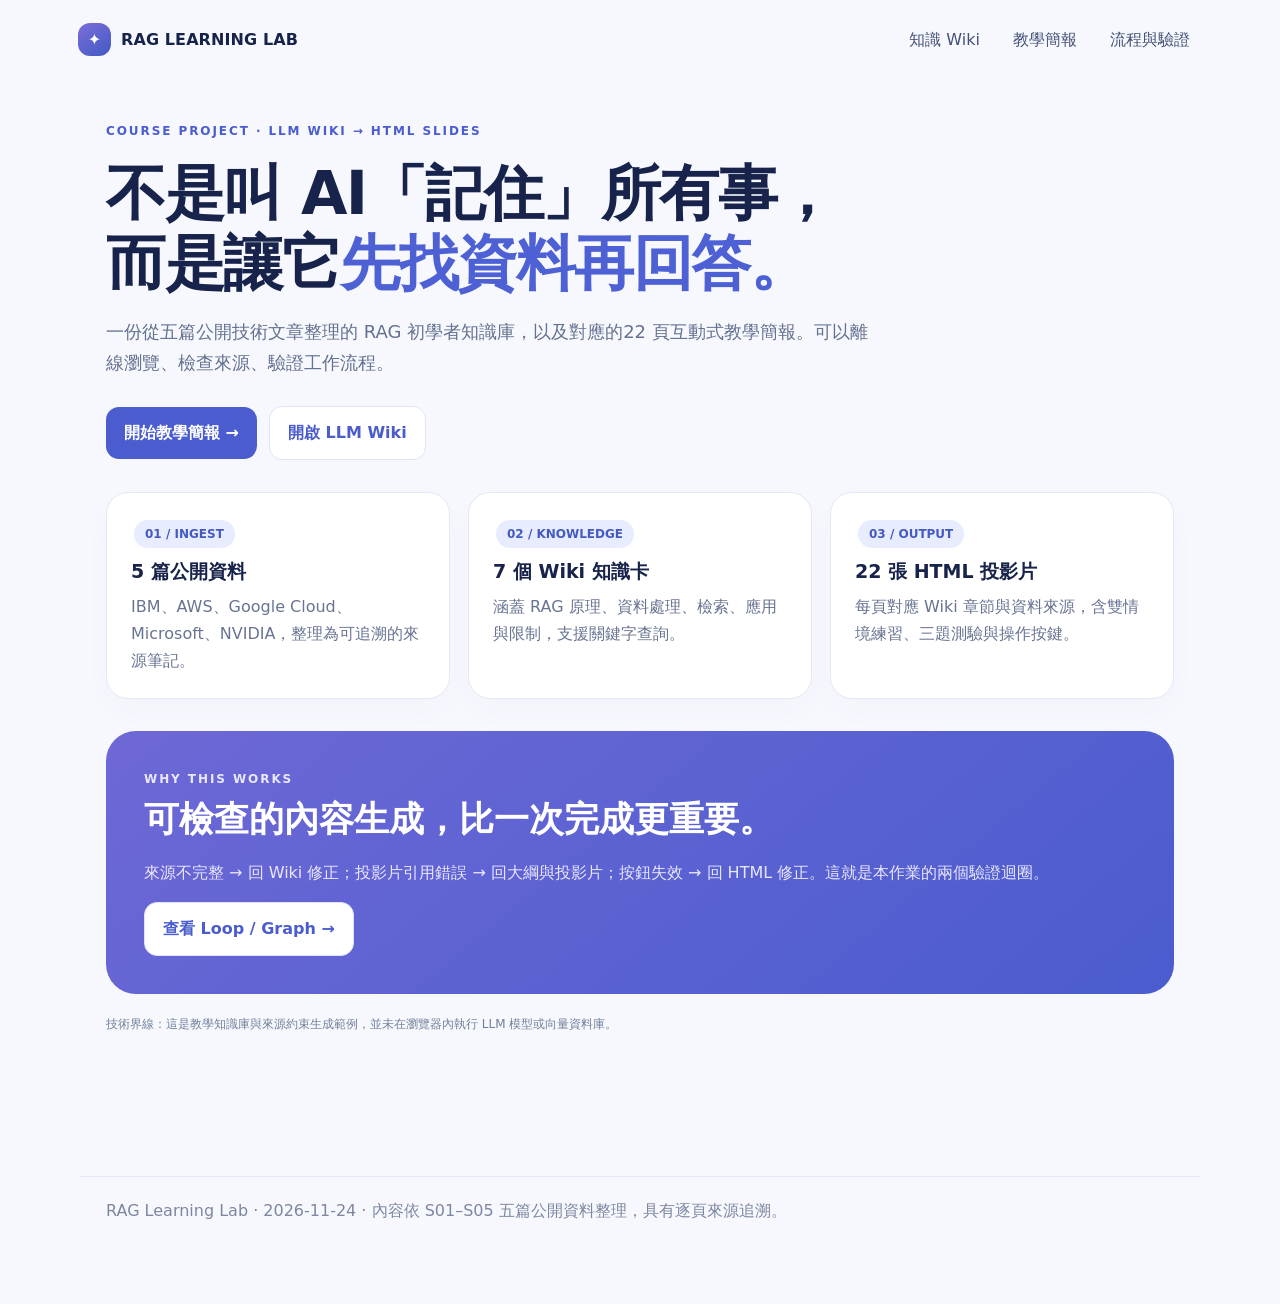
<file: index.html>
<!doctype html><html lang="zh-Hant"><head><meta charset="utf-8"><meta name="viewport" content="width=device-width,initial-scale=1"><meta name="description" content="由五篇權威資料建構的 RAG LLM Wiki 與教學簡報"><title>首頁 | RAG Learning Lab</title><link rel="stylesheet" href="assets/site.css"></head><body><header class="topbar"><a class="logo" href="index.html"><span class="dot">✦</span> RAG LEARNING LAB</a><nav class="nav" aria-label="網站導覽"><a href="wiki.html">知識 Wiki</a><a href="slides.html">教學簡報</a><a href="workflow.html">流程與驗證</a></nav></header><main class="wrap"><div class="eyebrow">COURSE PROJECT · LLM WIKI → HTML SLIDES</div><h1>不是叫 AI「記住」所有事，<br>而是讓它<span style="color:#4e61d4">先找資料再回答。</span></h1><p class="lead">一份從五篇公開技術文章整理的 RAG 初學者知識庫，以及對應的22 頁互動式教學簡報。可以離線瀏覽、檢查來源、驗證工作流程。</p><div class="row" style="margin:28px 0"><a class="btn" href="slides.html">開始教學簡報 →</a><a class="btn alt" href="wiki.html">開啟 LLM Wiki</a></div><div class="cards"><article class="card"><span class="tag">01 / INGEST</span><h3>5 篇公開資料</h3><p>IBM、AWS、Google Cloud、Microsoft、NVIDIA，整理為可追溯的來源筆記。</p></article><article class="card"><span class="tag">02 / KNOWLEDGE</span><h3>7 個 Wiki 知識卡</h3><p>涵蓋 RAG 原理、資料處理、檢索、應用與限制，支援關鍵字查詢。</p></article><article class="card"><span class="tag">03 / OUTPUT</span><h3>22 張 HTML 投影片</h3><p>每頁對應 Wiki 章節與資料來源，含雙情境練習、三題測驗與操作按鍵。</p></article></div><div class="highlight"><div class="eyebrow" style="color:#e9e8ff">WHY THIS WORKS</div><h2>可檢查的內容生成，比一次完成更重要。</h2><p>來源不完整 → 回 Wiki 修正；投影片引用錯誤 → 回大綱與投影片；按鈕失效 → 回 HTML 修正。這就是本作業的兩個驗證迴圈。</p><a class="btn alt" href="workflow.html">查看 Loop / Graph →</a></div><p class="tiny" style="margin-top:20px">技術界線：這是教學知識庫與來源約束生成範例，並未在瀏覽器內執行 LLM 模型或向量資料庫。</p></main><footer class="wrap footer">RAG Learning Lab · 2026-11-24 · 內容依 S01–S05 五篇公開資料整理，具有逐頁來源追溯。</footer></body></html>
</file>
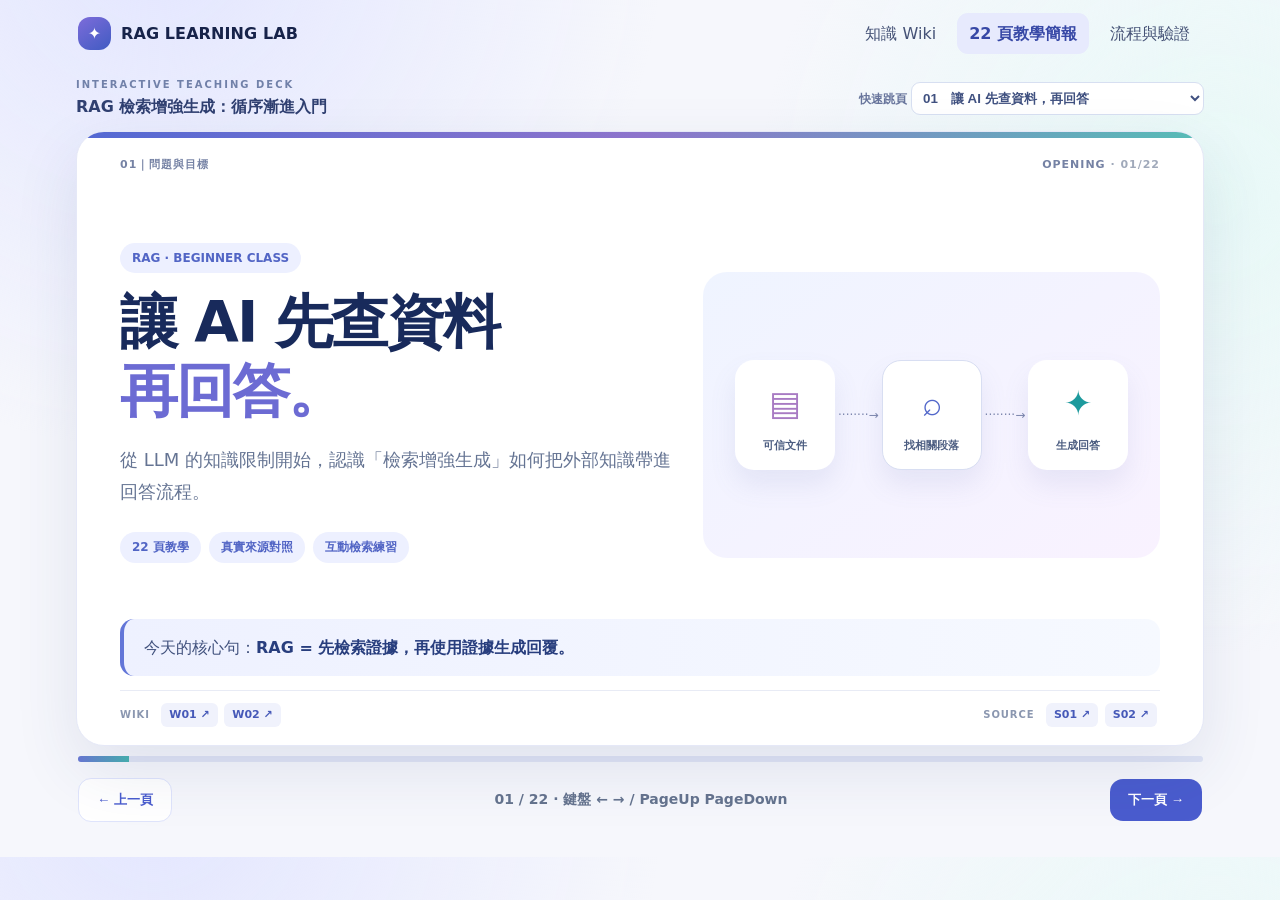
<file: slides.html>
<!doctype html><html lang="zh-Hant"><head><meta charset="utf-8"><meta name="viewport" content="width=device-width, initial-scale=1"><meta name="description" content="依據可追溯來源 Wiki 製作的 22 頁 RAG 互動教學簡報"><title>RAG 101｜讓 AI 先查資料再回答</title><link rel="stylesheet" href="assets/site.css"><link rel="stylesheet" href="assets/slides.css"></head><body class="slides-page"><header class="topbar"><a class="logo" href="index.html"><span class="dot">✦</span> RAG LEARNING LAB</a><nav class="nav" aria-label="網站導覽"><a href="wiki.html">知識 Wiki</a><a class="current" href="slides.html" aria-current="page">22 頁教學簡報</a><a href="workflow.html">流程與驗證</a></nav></header><div class="deck-top"><div><small>INTERACTIVE TEACHING DECK</small><strong>RAG 檢索增強生成：循序漸進入門</strong></div><label class="jump-label" for="slideJump">快速跳頁 <select id="slideJump" aria-label="選擇投影片"><option value="P01">01　讓 AI 先查資料，再回答</option><option value="P02">02　這堂課會學到什麼？</option><option value="P03">03　回答很流暢，也可能沒有依據</option><option value="P04">04　小情境：問一個模型不一定知道的問題</option><option value="P05">05　RAG 到底是什麼？</option><option value="P06">06　R、A、G：三個角色各做什麼？</option><option value="P07">07　RAG 其實有兩條流程</option><option value="P08">08　Ingest：先把資料變成可查的知識</option><option value="P09">09　Chunking：為什麼要把長文件切塊？</option><option value="P10">10　Embedding：讓文字變成可比較的向量</option><option value="P11">11　關鍵字、向量、混合檢索有什麼差別？</option><option value="P12">12　找到 10 篇，不代表 10 篇都適合</option><option value="P13">13　Augment：如何把證據交給 LLM？</option><option value="P14">14　從提問到答案：完整走一次</option><option value="P15">15　案例：把校園 FAQ 變成知識助手</option><option value="P16">16　互動練習：哪一種資料足以回答？</option><option value="P17">17　有 RAG 與沒有 RAG，差在哪？</option><option value="P18">18　RAG 跟 Fine-tuning 是同一件事嗎？</option><option value="P19">19　RAG 最容易在哪三個環節出錯？</option><option value="P20">20　設計 Loop：錯誤要退回哪裡？</option><option value="P21">21　三題小測驗：概念真的懂了嗎？</option><option value="P22">22　重點整理：從來源到有依據的回答</option></select></label></div><main class="deck" aria-label="教學投影片"><section class="slide" id="P01" data-slide="P01" data-chapter="01｜問題與目標" data-wiki="W01,W02" data-sources="S01,S02" aria-label="讓 AI 先查資料，再回答"><div class="slidehead"><span class="slide-chapter">01｜問題與目標</span><span class="slide-kicker">OPENING <i>· 01/22</i></span></div><div class="slidebody">
<div class="hero-grid"><div><span class="eyepill">RAG · BEGINNER CLASS</span><h1 class="hero-title">讓 AI 先查資料<br><em>再回答。</em></h1><p class="hero-copy">從 LLM 的知識限制開始，認識「檢索增強生成」如何把外部知識帶進回答流程。</p><div class="pill-group"><span>22 頁教學</span><span>真實來源對照</span><span>互動檢索練習</span></div></div><div class="hero-art" aria-label="知識庫到 AI 回答的示意圖"><div class="hero-node book">▤<small>可信文件</small></div><div class="hero-line">········→</div><div class="hero-node search">⌕<small>找相關段落</small></div><div class="hero-line">········→</div><div class="hero-node answer">✦<small>生成回答</small></div></div></div><div class="keyline">今天的核心句：<b>RAG = 先檢索證據，再使用證據生成回覆。</b></div></div><footer class="slidefoot"><div><b>WIKI</b> <a href="wiki.html#W01" target="_blank" rel="noopener">W01 ↗</a> <a href="wiki.html#W02" target="_blank" rel="noopener">W02 ↗</a></div><div><b>SOURCE</b> <a href="https://www.ibm.com/think/topics/retrieval-augmented-generation" target="_blank" rel="noopener noreferrer" title="IBM">S01 ↗</a> <a href="https://aws.amazon.com/what-is/retrieval-augmented-generation/" target="_blank" rel="noopener noreferrer" title="AWS">S02 ↗</a></div></footer></section><section class="slide" id="P02" data-slide="P02" data-chapter="01｜問題與目標" data-wiki="W01,W02,W06" data-sources="S01,S02,S03" aria-label="這堂課會學到什麼？"><div class="slidehead"><span class="slide-chapter">01｜問題與目標</span><span class="slide-kicker">LEARNING MAP <i>· 02/22</i></span></div><div class="slidebody"><h1>這堂課會學到什麼？</h1>
<div class="course-map"><div class="course-part"><b>01</b><strong>理解問題</strong><span>LLM 為什麼可能不知道答案？</span></div><div class="course-part"><b>02</b><strong>掌握核心</strong><span>RAG 三步驟、資料 Ingest</span></div><div class="course-part"><b>03</b><strong>實作思考</strong><span>檢索、排序、提示與範例</span></div><div class="course-part"><b>04</b><strong>檢查學習</strong><span>品質迴圈與測驗</span></div></div><div class="lesson-target"><strong>學習後你應該能：</strong><ul><li>用一句話解釋 RAG，不把它誤認為重新訓練模型</li><li>看懂資料從文件到回答的完整流向</li><li>指出至少兩種可能出錯的節點與對應檢查方法</li></ul></div></div><footer class="slidefoot"><div><b>WIKI</b> <a href="wiki.html#W01" target="_blank" rel="noopener">W01 ↗</a> <a href="wiki.html#W02" target="_blank" rel="noopener">W02 ↗</a> <a href="wiki.html#W06" target="_blank" rel="noopener">W06 ↗</a></div><div><b>SOURCE</b> <a href="https://www.ibm.com/think/topics/retrieval-augmented-generation" target="_blank" rel="noopener noreferrer" title="IBM">S01 ↗</a> <a href="https://aws.amazon.com/what-is/retrieval-augmented-generation/" target="_blank" rel="noopener noreferrer" title="AWS">S02 ↗</a> <a href="https://cloud.google.com/use-cases/retrieval-augmented-generation" target="_blank" rel="noopener noreferrer" title="Google Cloud">S03 ↗</a></div></footer></section><section class="slide" id="P03" data-slide="P03" data-chapter="01｜問題與目標" data-wiki="W02" data-sources="S02,S03" aria-label="回答很流暢，也可能沒有依據"><div class="slidehead"><span class="slide-chapter">01｜問題與目標</span><span class="slide-kicker">WHY <i>· 03/22</i></span></div><div class="slidebody"><h1>回答很流暢，也可能沒有依據</h1>
<div class="two-pane"><div class="panel rose"><span class="picon">💬</span><h3>只有模型既有知識</h3><p>模型可能不知道機構內部的文件、尚未納入訓練的規定或新發布的資訊。</p><div class="sample">使用者：「昨天更新的借書規則是什麼？」</div></div><div class="panel sage"><span class="picon">📑</span><h3>先連結可查證資料</h3><p>把最新版文件作為外部證據，先找到相關段落，再讓模型根據內容整理。</p><div class="sample">使用者 → 查閱文件 → 整理回答與來源</div></div></div><div class="keyline">請記住：<b>回答「聽起來合理」不等於「能從文件找到證據」。</b></div></div><footer class="slidefoot"><div><b>WIKI</b> <a href="wiki.html#W02" target="_blank" rel="noopener">W02 ↗</a></div><div><b>SOURCE</b> <a href="https://aws.amazon.com/what-is/retrieval-augmented-generation/" target="_blank" rel="noopener noreferrer" title="AWS">S02 ↗</a> <a href="https://cloud.google.com/use-cases/retrieval-augmented-generation" target="_blank" rel="noopener noreferrer" title="Google Cloud">S03 ↗</a></div></footer></section><section class="slide" id="P04" data-slide="P04" data-chapter="01｜問題與目標" data-wiki="W02,W07" data-sources="S02,S03" aria-label="小情境：問一個模型不一定知道的問題"><div class="slidehead"><span class="slide-chapter">01｜問題與目標</span><span class="slide-kicker">THINK FIRST <i>· 04/22</i></span></div><div class="slidebody"><h1>小情境：問一個模型不一定知道的問題</h1>
<div class="scenario"><div class="scenario-q">🙋「我們學校最新的實驗室安全規定，是否允許飲食？」</div><div class="split-arrow"><div class="branch danger"><strong>直接回答</strong><p>如果沒有規範文件，模型可能依一般經驗推測，無法確認是否符合該校最新規定。</p><span>風險：缺乏來源</span></div><div class="branch safe"><strong>先查指定文件</strong><p>在安全規範文件中搜尋相關條文，確認內容與版本，再回覆並指出出處。</p><span>優點：可追溯、可複核</span></div></div></div><div class="footnote">本頁為教學情境，並非任何學校的真實規定。</div></div><footer class="slidefoot"><div><b>WIKI</b> <a href="wiki.html#W02" target="_blank" rel="noopener">W02 ↗</a> <a href="wiki.html#W07" target="_blank" rel="noopener">W07 ↗</a></div><div><b>SOURCE</b> <a href="https://aws.amazon.com/what-is/retrieval-augmented-generation/" target="_blank" rel="noopener noreferrer" title="AWS">S02 ↗</a> <a href="https://cloud.google.com/use-cases/retrieval-augmented-generation" target="_blank" rel="noopener noreferrer" title="Google Cloud">S03 ↗</a></div></footer></section><section class="slide" id="P05" data-slide="P05" data-chapter="02｜核心觀念" data-wiki="W01" data-sources="S01,S02" aria-label="RAG 到底是什麼？"><div class="slidehead"><span class="slide-chapter">02｜核心觀念</span><span class="slide-kicker">DEFINITION <i>· 05/22</i></span></div><div class="slidebody"><h1>RAG 到底是什麼？</h1>
<div class="definition"><span>Retrieval</span><b>＋</b><span>Augmented</span><b>＋</b><span>Generation</span></div><div class="three-pane"><div class="mini-panel"><b>R</b><h3>檢索</h3><p>找出與問題最相關的文件片段</p></div><div class="mini-panel"><b>A</b><h3>增補</h3><p>將片段連同問題放入提示脈絡</p></div><div class="mini-panel"><b>G</b><h3>生成</h3><p>由 LLM 產生能回查證據的回覆</p></div></div><div class="keyline"><b>RAG 是組合檢索與生成的應用架構，並不等於模型重新訓練。</b></div></div><footer class="slidefoot"><div><b>WIKI</b> <a href="wiki.html#W01" target="_blank" rel="noopener">W01 ↗</a></div><div><b>SOURCE</b> <a href="https://www.ibm.com/think/topics/retrieval-augmented-generation" target="_blank" rel="noopener noreferrer" title="IBM">S01 ↗</a> <a href="https://aws.amazon.com/what-is/retrieval-augmented-generation/" target="_blank" rel="noopener noreferrer" title="AWS">S02 ↗</a></div></footer></section><section class="slide" id="P06" data-slide="P06" data-chapter="02｜核心觀念" data-wiki="W01,W05" data-sources="S01,S04" aria-label="R、A、G：三個角色各做什麼？"><div class="slidehead"><span class="slide-chapter">02｜核心觀念</span><span class="slide-kicker">CORE FLOW <i>· 06/22</i></span></div><div class="slidebody"><h1>R、A、G：三個角色各做什麼？</h1>
<div class="rag-triad"><div class="rag-step"><small>01 · RETRIEVE</small><h3>搜尋資料</h3><p>用提問查找索引中的候選段落</p><code>Q → documents</code></div><div class="join-arrow">➜</div><div class="rag-step"><small>02 · AUGMENT</small><h3>組合上下文</h3><p>把問題、來源片段與回答規則放在一起</p><code>Q + evidence</code></div><div class="join-arrow">➜</div><div class="rag-step"><small>03 · GENERATE</small><h3>產生回覆</h3><p>生成清楚答覆並保留來源對應</p><code>answer + citation</code></div></div><div class="tipband">容易誤會的地方：<b>「找到文件」只完成了 R；還需要正確使用文件並生成答案。</b></div></div><footer class="slidefoot"><div><b>WIKI</b> <a href="wiki.html#W01" target="_blank" rel="noopener">W01 ↗</a> <a href="wiki.html#W05" target="_blank" rel="noopener">W05 ↗</a></div><div><b>SOURCE</b> <a href="https://www.ibm.com/think/topics/retrieval-augmented-generation" target="_blank" rel="noopener noreferrer" title="IBM">S01 ↗</a> <a href="https://learn.microsoft.com/en-us/azure/foundry/concepts/retrieval-augmented-generation" target="_blank" rel="noopener noreferrer" title="Microsoft Learn">S04 ↗</a></div></footer></section><section class="slide" id="P07" data-slide="P07" data-chapter="02｜核心觀念" data-wiki="W03,W05" data-sources="S01,S04,S05" aria-label="RAG 其實有兩條流程"><div class="slidehead"><span class="slide-chapter">02｜核心觀念</span><span class="slide-kicker">TWO PIPELINES <i>· 07/22</i></span></div><div class="slidebody"><h1>RAG 其實有兩條流程</h1>
<div class="two-stacks"><div class="flow-lane"><div class="lane-head"><span>A</span><strong>離線準備（建資料庫）</strong></div><div class="flow-tags"><span>蒐集資料</span>→<span>切塊與清理</span>→<span>建立索引</span></div><p>可以在資料更新時重新執行，不必每個問題都重新 ingest。</p></div><div class="flow-lane"><div class="lane-head"><span>B</span><strong>線上問答（有人提問時）</strong></div><div class="flow-tags"><span>輸入問題</span>→<span>檢索片段</span>→<span>LLM 回答</span></div><p>每一次提問通常都會重新檢索，而不是每次重建整份知識庫。</p></div></div><div class="keyline">索引是兩條流程之間的橋樑：<b>先準備知識，再讓查詢使用它。</b></div></div><footer class="slidefoot"><div><b>WIKI</b> <a href="wiki.html#W03" target="_blank" rel="noopener">W03 ↗</a> <a href="wiki.html#W05" target="_blank" rel="noopener">W05 ↗</a></div><div><b>SOURCE</b> <a href="https://www.ibm.com/think/topics/retrieval-augmented-generation" target="_blank" rel="noopener noreferrer" title="IBM">S01 ↗</a> <a href="https://learn.microsoft.com/en-us/azure/foundry/concepts/retrieval-augmented-generation" target="_blank" rel="noopener noreferrer" title="Microsoft Learn">S04 ↗</a> <a href="https://www.nvidia.com/en-us/glossary/retrieval-augmented-generation/" target="_blank" rel="noopener noreferrer" title="NVIDIA">S05 ↗</a></div></footer></section><section class="slide" id="P08" data-slide="P08" data-chapter="02｜核心觀念" data-wiki="W03" data-sources="S01,S05" aria-label="Ingest：先把資料變成可查的知識"><div class="slidehead"><span class="slide-chapter">02｜核心觀念</span><span class="slide-kicker">DATA PREP <i>· 08/22</i></span></div><div class="slidebody"><h1>Ingest：先把資料變成可查的知識</h1>
<div class="flow-trail"><div><span>①</span><strong>蒐集</strong><small>網頁／PDF／文件</small></div><i>→</i><div><span>②</span><strong>清理</strong><small>可讀、去重、正確版本</small></div><i>→</i><div><span>③</span><strong>切塊</strong><small>保留語意與章節</small></div><i>→</i><div><span>④</span><strong>索引</strong><small>讓檢索找得到</small></div></div><div class="two-pane compact"><div class="panel"><h3>不只要保留文字</h3><p>來源標題、發布日期、網址、章節都可以幫助後續查證。</p></div><div class="panel"><h3>資料品質先行</h3><p>如果匯入過期或互相矛盾的材料，後面的生成也可能出錯。</p></div></div></div><footer class="slidefoot"><div><b>WIKI</b> <a href="wiki.html#W03" target="_blank" rel="noopener">W03 ↗</a></div><div><b>SOURCE</b> <a href="https://www.ibm.com/think/topics/retrieval-augmented-generation" target="_blank" rel="noopener noreferrer" title="IBM">S01 ↗</a> <a href="https://www.nvidia.com/en-us/glossary/retrieval-augmented-generation/" target="_blank" rel="noopener noreferrer" title="NVIDIA">S05 ↗</a></div></footer></section><section class="slide" id="P09" data-slide="P09" data-chapter="02｜核心觀念" data-wiki="W03" data-sources="S01,S05" aria-label="Chunking：為什麼要把長文件切塊？"><div class="slidehead"><span class="slide-chapter">02｜核心觀念</span><span class="slide-kicker">CHUNKING <i>· 09/22</i></span></div><div class="slidebody"><h1>Chunking：為什麼要把長文件切塊？</h1>
<div class="chunk-layout"><div class="document-sheet"><span>📃 校園服務手冊（示意）</span><div class="doc-lines"></div><div class="doc-lines short"></div><div class="doc-lines"></div><div class="doc-lines short"></div><div class="doc-lines"></div></div><span class="big-arrow">➜</span><div class="chunk-list"><div class="chunk-card c1"><b>Chunk A</b><span>借閱期限與數量</span></div><div class="chunk-card c2"><b>Chunk B</b><span>續借與逾期處理</span></div><div class="chunk-card c3"><b>Chunk C</b><span>線上查詢方式</span></div></div></div><div class="tipband">切太大：可能混入無關內容。<b>切太小：可能缺少解釋所需的上下文。</b></div></div><footer class="slidefoot"><div><b>WIKI</b> <a href="wiki.html#W03" target="_blank" rel="noopener">W03 ↗</a></div><div><b>SOURCE</b> <a href="https://www.ibm.com/think/topics/retrieval-augmented-generation" target="_blank" rel="noopener noreferrer" title="IBM">S01 ↗</a> <a href="https://www.nvidia.com/en-us/glossary/retrieval-augmented-generation/" target="_blank" rel="noopener noreferrer" title="NVIDIA">S05 ↗</a></div></footer></section><section class="slide" id="P10" data-slide="P10" data-chapter="03｜檢索技術" data-wiki="W04" data-sources="S04,S05" aria-label="Embedding：讓文字變成可比較的向量"><div class="slidehead"><span class="slide-chapter">03｜檢索技術</span><span class="slide-kicker">EMBEDDING <i>· 10/22</i></span></div><div class="slidebody"><h1>Embedding：讓文字變成可比較的向量</h1>
<div class="embedding-show"><div class="textcard">「請假要先通知誰？」<small>使用者提問</small></div><div class="transform">Embedding Model <b>→</b></div><div class="vectorcard">[0.12, −0.31, 0.88, …]<small>示意向量，非實際計算值</small></div></div><div class="two-pane compact"><div class="panel lilac"><h3>語意相近</h3><p>問題文字與「缺勤通報流程」即使用字不同，向量檢索仍可能判斷它們有關聯。</p></div><div class="panel"><h3>不是魔法</h3><p>向量是數值表徵；是否真的相關仍取決於模型、資料及檢索設定。</p></div></div></div><footer class="slidefoot"><div><b>WIKI</b> <a href="wiki.html#W04" target="_blank" rel="noopener">W04 ↗</a></div><div><b>SOURCE</b> <a href="https://learn.microsoft.com/en-us/azure/foundry/concepts/retrieval-augmented-generation" target="_blank" rel="noopener noreferrer" title="Microsoft Learn">S04 ↗</a> <a href="https://www.nvidia.com/en-us/glossary/retrieval-augmented-generation/" target="_blank" rel="noopener noreferrer" title="NVIDIA">S05 ↗</a></div></footer></section><section class="slide" id="P11" data-slide="P11" data-chapter="03｜檢索技術" data-wiki="W04" data-sources="S04,S05" aria-label="關鍵字、向量、混合檢索有什麼差別？"><div class="slidehead"><span class="slide-chapter">03｜檢索技術</span><span class="slide-kicker">RETRIEVAL <i>· 11/22</i></span></div><div class="slidebody"><h1>關鍵字、向量、混合檢索有什麼差別？</h1>
<div class="compare-grid"><div class="compare-col"><span class="label-blue">Keyword Search</span><h3>比對字面</h3><p>精確型號、代碼、文件名稱通常很適合。</p><div>例：搜尋 <code>LAB-2026-A</code></div></div><div class="compare-col"><span class="label-violet">Vector Search</span><h3>比對語意</h3><p>能用不同措辭找到意義接近的段落。</p><div>例：「請假」≒「缺勤通報」</div></div><div class="compare-col"><span class="label-green">Hybrid Search</span><h3>結合兩者</h3><p>兼顧關鍵字精準性與語意召回。</p><div>例：代碼＋自然語言提問</div></div></div><div class="keyline">不是所有 RAG 都必須使用向量資料庫，選擇方式取決於資料與查詢需求。</div></div><footer class="slidefoot"><div><b>WIKI</b> <a href="wiki.html#W04" target="_blank" rel="noopener">W04 ↗</a></div><div><b>SOURCE</b> <a href="https://learn.microsoft.com/en-us/azure/foundry/concepts/retrieval-augmented-generation" target="_blank" rel="noopener noreferrer" title="Microsoft Learn">S04 ↗</a> <a href="https://www.nvidia.com/en-us/glossary/retrieval-augmented-generation/" target="_blank" rel="noopener noreferrer" title="NVIDIA">S05 ↗</a></div></footer></section><section class="slide" id="P12" data-slide="P12" data-chapter="03｜檢索技術" data-wiki="W04,W06" data-sources="S03,S05" aria-label="找到 10 篇，不代表 10 篇都適合"><div class="slidehead"><span class="slide-chapter">03｜檢索技術</span><span class="slide-kicker">RANKING <i>· 12/22</i></span></div><div class="slidebody"><h1>找到 10 篇，不代表 10 篇都適合</h1>
<div class="rank-visual"><div class="rank-search">🔎 查詢：「續借需要什麼條件？」</div><div class="rank-items"><div class="rankitem good"><b>01</b><strong>續借規範</strong><span>高度相關 ✓</span></div><div class="rankitem"><b>02</b><strong>逾期處理</strong><span>部分相關</span></div><div class="rankitem faded"><b>03</b><strong>圖書館樓層圖</strong><span>無關，應降權</span></div></div></div><div class="tipband">Reranking（重新排序）用於調整候選結果的相關性；<b>檢索品質會直接影響生成品質。</b></div></div><footer class="slidefoot"><div><b>WIKI</b> <a href="wiki.html#W04" target="_blank" rel="noopener">W04 ↗</a> <a href="wiki.html#W06" target="_blank" rel="noopener">W06 ↗</a></div><div><b>SOURCE</b> <a href="https://cloud.google.com/use-cases/retrieval-augmented-generation" target="_blank" rel="noopener noreferrer" title="Google Cloud">S03 ↗</a> <a href="https://www.nvidia.com/en-us/glossary/retrieval-augmented-generation/" target="_blank" rel="noopener noreferrer" title="NVIDIA">S05 ↗</a></div></footer></section><section class="slide" id="P13" data-slide="P13" data-chapter="03｜檢索技術" data-wiki="W05,W06" data-sources="S01,S04" aria-label="Augment：如何把證據交給 LLM？"><div class="slidehead"><span class="slide-chapter">03｜檢索技術</span><span class="slide-kicker">PROMPT <i>· 13/22</i></span></div><div class="slidebody"><h1>Augment：如何把證據交給 LLM？</h1>
<div class="prompt-demo"><div class="prompt-line"><span>角色</span>請依照下列文件片段回答，不可自行編造規定。</div><div class="prompt-line"><span>問題</span>「續借需要符合什麼條件？」</div><div class="prompt-line evidence"><span>來源</span>【文件 B／第 2 節】示意條文：「無預約者可申請續借一次。」</div><div class="prompt-line"><span>輸出</span>條件摘要＋出處；若證據不足，說明目前無法確認。</div></div><p class="low-note">上方「文件 B」條文是為了解釋提示結構而虛構的教材，不代表實際圖書館規定。</p></div><footer class="slidefoot"><div><b>WIKI</b> <a href="wiki.html#W05" target="_blank" rel="noopener">W05 ↗</a> <a href="wiki.html#W06" target="_blank" rel="noopener">W06 ↗</a></div><div><b>SOURCE</b> <a href="https://www.ibm.com/think/topics/retrieval-augmented-generation" target="_blank" rel="noopener noreferrer" title="IBM">S01 ↗</a> <a href="https://learn.microsoft.com/en-us/azure/foundry/concepts/retrieval-augmented-generation" target="_blank" rel="noopener noreferrer" title="Microsoft Learn">S04 ↗</a></div></footer></section><section class="slide" id="P14" data-slide="P14" data-chapter="03｜檢索技術" data-wiki="W03,W05" data-sources="S01,S04,S05" aria-label="從提問到答案：完整走一次"><div class="slidehead"><span class="slide-chapter">03｜檢索技術</span><span class="slide-kicker">FULL JOURNEY <i>· 14/22</i></span></div><div class="slidebody"><h1>從提問到答案：完整走一次</h1>
<div class="timeline"><div><b>1</b><strong>事先整理資料</strong><span>可信文件 → 清理 → chunks → 索引</span></div><div><b>2</b><strong>使用者提問</strong><span>「借閱續借規則？」</span></div><div><b>3</b><strong>查索引與選片段</strong><span>取得相關證據，排除無關內容</span></div><div><b>4</b><strong>組提示並生成</strong><span>問題＋證據＋回答規則</span></div><div><b>5</b><strong>檢查與輸出</strong><span>與來源一致？必要時重新檢索</span></div></div><div class="keyline">這就是完整的「資料準備 → 檢索 → 增補 → 生成 → 檢查」鏈。</div></div><footer class="slidefoot"><div><b>WIKI</b> <a href="wiki.html#W03" target="_blank" rel="noopener">W03 ↗</a> <a href="wiki.html#W05" target="_blank" rel="noopener">W05 ↗</a></div><div><b>SOURCE</b> <a href="https://www.ibm.com/think/topics/retrieval-augmented-generation" target="_blank" rel="noopener noreferrer" title="IBM">S01 ↗</a> <a href="https://learn.microsoft.com/en-us/azure/foundry/concepts/retrieval-augmented-generation" target="_blank" rel="noopener noreferrer" title="Microsoft Learn">S04 ↗</a> <a href="https://www.nvidia.com/en-us/glossary/retrieval-augmented-generation/" target="_blank" rel="noopener noreferrer" title="NVIDIA">S05 ↗</a></div></footer></section><section class="slide" id="P15" data-slide="P15" data-chapter="04｜案例與比較" data-wiki="W02,W05,W07" data-sources="S01,S02,S03" aria-label="案例：把校園 FAQ 變成知識助手"><div class="slidehead"><span class="slide-chapter">04｜案例與比較</span><span class="slide-kicker">APPLICATION <i>· 15/22</i></span></div><div class="slidebody"><h1>案例：把校園 FAQ 變成知識助手</h1>
<div class="faq-grid"><div class="faq-question">🙋 問：如果要續借，該先確認什麼？</div><div class="faq-source"><span class="source-label">DEMO DOCUMENT · B</span><h3>校園 FAQ｜續借條件（教學假資料）</h3><p>假設文件記載：「已逾期書籍不可線上續借；如有他人預約亦不可續借。」</p></div><div class="faq-answer"><span class="source-label">GROUNDED ANSWER</span><h3>根據示意文件</h3><p>需要先確認是否已逾期、是否有人預約；若任一情況成立，文件表示不可線上續借。</p><small>出處：DEMO DOCUMENT B · 本頁模擬文句</small></div></div><div class="footnote">本範例中的政策、文件和檢索結果均為自製教學材料，並非任何學校的真實規範。</div></div><footer class="slidefoot"><div><b>WIKI</b> <a href="wiki.html#W02" target="_blank" rel="noopener">W02 ↗</a> <a href="wiki.html#W05" target="_blank" rel="noopener">W05 ↗</a> <a href="wiki.html#W07" target="_blank" rel="noopener">W07 ↗</a></div><div><b>SOURCE</b> <a href="https://www.ibm.com/think/topics/retrieval-augmented-generation" target="_blank" rel="noopener noreferrer" title="IBM">S01 ↗</a> <a href="https://aws.amazon.com/what-is/retrieval-augmented-generation/" target="_blank" rel="noopener noreferrer" title="AWS">S02 ↗</a> <a href="https://cloud.google.com/use-cases/retrieval-augmented-generation" target="_blank" rel="noopener noreferrer" title="Google Cloud">S03 ↗</a></div></footer></section><section class="slide" id="P16" data-slide="P16" data-chapter="04｜案例與比較" data-wiki="W05,W06" data-sources="S02,S03,S04" aria-label="互動練習：哪一種資料足以回答？"><div class="slidehead"><span class="slide-chapter">04｜案例與比較</span><span class="slide-kicker">LIVE DEMO <i>· 16/22</i></span></div><div class="slidebody"><h1>互動練習：哪一種資料足以回答？</h1>
<div class="demo-layout"><div class="demo-instructions"><h3>請點選一個問題</h3><p>模擬知識檢索，再觀察系統能不能依來源回覆。</p><div class="demo-actions"><button type="button" class="demo-choice active" data-demo="renew">① 如何辦理續借？</button><button type="button" class="demo-choice" data-demo="hours">② 週日幾點開館？</button></div><div class="low-note">示範使用固定假資料與規則，沒有連接即時 RAG 模型。</div></div><div class="demo-result" aria-live="polite"><div class="demo-doc" id="demoDoc"><b>檢索命中｜示意文件 B</b><p>「續借可從讀者帳號頁面申請。」</p></div><div class="demo-response" id="demoAnswer"><b>根據來源：</b>可先登入讀者帳號頁面申請續借。<small>教材來源：示意文件 B</small></div></div></div></div><footer class="slidefoot"><div><b>WIKI</b> <a href="wiki.html#W05" target="_blank" rel="noopener">W05 ↗</a> <a href="wiki.html#W06" target="_blank" rel="noopener">W06 ↗</a></div><div><b>SOURCE</b> <a href="https://aws.amazon.com/what-is/retrieval-augmented-generation/" target="_blank" rel="noopener noreferrer" title="AWS">S02 ↗</a> <a href="https://cloud.google.com/use-cases/retrieval-augmented-generation" target="_blank" rel="noopener noreferrer" title="Google Cloud">S03 ↗</a> <a href="https://learn.microsoft.com/en-us/azure/foundry/concepts/retrieval-augmented-generation" target="_blank" rel="noopener noreferrer" title="Microsoft Learn">S04 ↗</a></div></footer></section><section class="slide" id="P17" data-slide="P17" data-chapter="04｜案例與比較" data-wiki="W01,W02,W06" data-sources="S01,S02,S03" aria-label="有 RAG 與沒有 RAG，差在哪？"><div class="slidehead"><span class="slide-chapter">04｜案例與比較</span><span class="slide-kicker">COMPARE <i>· 17/22</i></span></div><div class="slidebody"><h1>有 RAG 與沒有 RAG，差在哪？</h1>
<div class="before-after"><div class="before"><span>WITHOUT RETRIEVAL</span><h3>只看模型已知資訊</h3><ul><li>對最新或內部文件可能不清楚</li><li>回答可能缺少可查證依據</li><li>不容易知道依照哪一份規定</li></ul></div><div class="after"><span>WITH RAG</span><h3>先查文件，再生成</h3><ul><li>能使用已更新且有權限的資料</li><li>可設計來源引用與回查連結</li><li>仍需檢查來源正確、檢索正確</li></ul></div></div><div class="keyline">RAG 的優勢是「能利用外部證據」，<b>不是「保證永遠正確」。</b></div></div><footer class="slidefoot"><div><b>WIKI</b> <a href="wiki.html#W01" target="_blank" rel="noopener">W01 ↗</a> <a href="wiki.html#W02" target="_blank" rel="noopener">W02 ↗</a> <a href="wiki.html#W06" target="_blank" rel="noopener">W06 ↗</a></div><div><b>SOURCE</b> <a href="https://www.ibm.com/think/topics/retrieval-augmented-generation" target="_blank" rel="noopener noreferrer" title="IBM">S01 ↗</a> <a href="https://aws.amazon.com/what-is/retrieval-augmented-generation/" target="_blank" rel="noopener noreferrer" title="AWS">S02 ↗</a> <a href="https://cloud.google.com/use-cases/retrieval-augmented-generation" target="_blank" rel="noopener noreferrer" title="Google Cloud">S03 ↗</a></div></footer></section><section class="slide" id="P18" data-slide="P18" data-chapter="04｜案例與比較" data-wiki="W01,W07" data-sources="S01,S02" aria-label="RAG 跟 Fine-tuning 是同一件事嗎？"><div class="slidehead"><span class="slide-chapter">04｜案例與比較</span><span class="slide-kicker">DECISION <i>· 18/22</i></span></div><div class="slidebody"><h1>RAG 跟 Fine-tuning 是同一件事嗎？</h1>
<div class="strategy-grid"><div class="strategy"><div class="strategy-icon">📚</div><h3>RAG</h3><p>查閱外部文件，把相關內容放入模型輸入。</p><strong>適合：常更新的文件、需要引用</strong></div><div class="strategy"><div class="strategy-icon">⚙️</div><h3>Fine-tuning</h3><p>透過額外訓練調整模型對特定任務的行為。</p><strong>適合：任務格式、風格或行為調整</strong></div></div><div class="tipband">兩者可以互補；本次作業建立的是知識整理與 HTML 教材流程，<b>沒有進行模型微調。</b></div></div><footer class="slidefoot"><div><b>WIKI</b> <a href="wiki.html#W01" target="_blank" rel="noopener">W01 ↗</a> <a href="wiki.html#W07" target="_blank" rel="noopener">W07 ↗</a></div><div><b>SOURCE</b> <a href="https://www.ibm.com/think/topics/retrieval-augmented-generation" target="_blank" rel="noopener noreferrer" title="IBM">S01 ↗</a> <a href="https://aws.amazon.com/what-is/retrieval-augmented-generation/" target="_blank" rel="noopener noreferrer" title="AWS">S02 ↗</a></div></footer></section><section class="slide" id="P19" data-slide="P19" data-chapter="05｜驗證與複習" data-wiki="W06" data-sources="S02,S03,S04" aria-label="RAG 最容易在哪三個環節出錯？"><div class="slidehead"><span class="slide-chapter">05｜驗證與複習</span><span class="slide-kicker">QUALITY <i>· 19/22</i></span></div><div class="slidebody"><h1>RAG 最容易在哪三個環節出錯？</h1>
<div class="risk-trio"><div class="risk"><span>01 · SOURCE</span><h3>文件錯 / 過期</h3><p>原始資料本身不可靠，即使檢索正確也可能答錯。</p><b>檢查：版本、來源、日期</b></div><div class="risk"><span>02 · RETRIEVE</span><h3>找錯 / 漏找片段</h3><p>檢索結果與提問不相關，後續上下文就失焦。</p><b>檢查：相關性、覆蓋率</b></div><div class="risk"><span>03 · GENERATE</span><h3>誤讀 / 過度延伸</h3><p>模型回答超出找到的證據，即使附引用也可能不準確。</p><b>檢查：逐句對照來源</b></div></div><div class="keyline">真正的品質控管：<b>資料、檢索、答案三段都要檢查。</b></div></div><footer class="slidefoot"><div><b>WIKI</b> <a href="wiki.html#W06" target="_blank" rel="noopener">W06 ↗</a></div><div><b>SOURCE</b> <a href="https://aws.amazon.com/what-is/retrieval-augmented-generation/" target="_blank" rel="noopener noreferrer" title="AWS">S02 ↗</a> <a href="https://cloud.google.com/use-cases/retrieval-augmented-generation" target="_blank" rel="noopener noreferrer" title="Google Cloud">S03 ↗</a> <a href="https://learn.microsoft.com/en-us/azure/foundry/concepts/retrieval-augmented-generation" target="_blank" rel="noopener noreferrer" title="Microsoft Learn">S04 ↗</a></div></footer></section><section class="slide" id="P20" data-slide="P20" data-chapter="05｜驗證與複習" data-wiki="W03,W05,W06" data-sources="S01,S03,S04" aria-label="設計 Loop：錯誤要退回哪裡？"><div class="slidehead"><span class="slide-chapter">05｜驗證與複習</span><span class="slide-kicker">QUALITY LOOP <i>· 20/22</i></span></div><div class="slidebody"><h1>設計 Loop：錯誤要退回哪裡？</h1>
<div class="loop-diagram"><div class="loop-path"><div class="loop-node">來源／Ingest</div><span>→</span><div class="loop-node">檢索 Wiki</div><span>→</span><div class="loop-node">生成回答</div><span>→</span><div class="loop-node gate">品質檢查</div></div><div class="loop-branches"><div><span class="ok-dot">✓</span> 通過 → 輸出回答並附來源</div><div><span class="bad-dot">↶</span> 來源錯 → 回到 Ingest；片段錯 → 重檢索；誤讀 → 重生成</div></div></div><div class="footnote">這是 RAG 問答品質 loop 的概念；本次作業實際製作 Wiki 與 HTML 的 workflow，詳見「流程與驗證」頁。</div></div><footer class="slidefoot"><div><b>WIKI</b> <a href="wiki.html#W03" target="_blank" rel="noopener">W03 ↗</a> <a href="wiki.html#W05" target="_blank" rel="noopener">W05 ↗</a> <a href="wiki.html#W06" target="_blank" rel="noopener">W06 ↗</a></div><div><b>SOURCE</b> <a href="https://www.ibm.com/think/topics/retrieval-augmented-generation" target="_blank" rel="noopener noreferrer" title="IBM">S01 ↗</a> <a href="https://cloud.google.com/use-cases/retrieval-augmented-generation" target="_blank" rel="noopener noreferrer" title="Google Cloud">S03 ↗</a> <a href="https://learn.microsoft.com/en-us/azure/foundry/concepts/retrieval-augmented-generation" target="_blank" rel="noopener noreferrer" title="Microsoft Learn">S04 ↗</a></div></footer></section><section class="slide" id="P21" data-slide="P21" data-chapter="05｜驗證與複習" data-wiki="W01,W03,W05,W06" data-sources="S01,S02,S04" aria-label="三題小測驗：概念真的懂了嗎？"><div class="slidehead"><span class="slide-chapter">05｜驗證與複習</span><span class="slide-kicker">CHECKPOINT <i>· 21/22</i></span></div><div class="slidebody"><h1>三題小測驗：概念真的懂了嗎？</h1>
<div class="quiz-layout"><div class="quiz-block" data-question="q1"><h3>Q1｜RAG 的正確順序是？</h3><button class="choice" data-ok="false">A. 訓練 → 訓練 → 回答</button><button class="choice" data-ok="true">B. 檢索 → 增補 → 生成</button><button class="choice" data-ok="false">C. 生成 → 忽略來源</button><p class="feedback" aria-live="polite">選一個答案以查看解析。</p></div><div class="quiz-block" data-question="q2"><h3>Q2｜檢索到不相關段落，應先做什麼？</h3><button class="choice" data-ok="false">A. 繼續生成，假設一定正確</button><button class="choice" data-ok="true">B. 調整檢索或資料，再重新查詢</button><button class="choice" data-ok="false">C. 直接刪除所有來源引用</button><p class="feedback" aria-live="polite">選一個答案以查看解析。</p></div><div class="quiz-block" data-question="q3"><h3>Q3｜本作業建立的 Wiki 是否等於訓練新 LLM？</h3><button class="choice" data-ok="false">A. 是，整理文件等於重新訓練</button><button class="choice" data-ok="true">B. 否，是整理可檢索的知識資料</button><button class="choice" data-ok="false">C. 是，只要有 HTML 就代表微調</button><p class="feedback" aria-live="polite">選一個答案以查看解析。</p></div></div><div class="quiz-status" id="quizStatus" aria-live="polite">已完成 0 / 3 題</div></div><footer class="slidefoot"><div><b>WIKI</b> <a href="wiki.html#W01" target="_blank" rel="noopener">W01 ↗</a> <a href="wiki.html#W03" target="_blank" rel="noopener">W03 ↗</a> <a href="wiki.html#W05" target="_blank" rel="noopener">W05 ↗</a> <a href="wiki.html#W06" target="_blank" rel="noopener">W06 ↗</a></div><div><b>SOURCE</b> <a href="https://www.ibm.com/think/topics/retrieval-augmented-generation" target="_blank" rel="noopener noreferrer" title="IBM">S01 ↗</a> <a href="https://aws.amazon.com/what-is/retrieval-augmented-generation/" target="_blank" rel="noopener noreferrer" title="AWS">S02 ↗</a> <a href="https://learn.microsoft.com/en-us/azure/foundry/concepts/retrieval-augmented-generation" target="_blank" rel="noopener noreferrer" title="Microsoft Learn">S04 ↗</a></div></footer></section><section class="slide" id="P22" data-slide="P22" data-chapter="05｜驗證與複習" data-wiki="W01,W03,W05,W06,W07" data-sources="S01,S02,S03,S04,S05" aria-label="重點整理：從來源到有依據的回答"><div class="slidehead"><span class="slide-chapter">05｜驗證與複習</span><span class="slide-kicker">TAKEAWAYS <i>· 22/22</i></span></div><div class="slidebody"><h1>重點整理：從來源到有依據的回答</h1>
<div class="takeaways"><div><b>01</b><strong>RAG 不是重訓模型</strong><p>它是讓模型在回答前使用外部資料的架構。</p></div><div><b>02</b><strong>資料準備決定檢索品質</strong><p>來源、切塊、索引與引用欄位都重要。</p></div><div><b>03</b><strong>生成後也必須驗證</strong><p>檢查來源、片段相關性與答案是否有證據支持。</p></div></div><div class="takeaway-links"><a href="wiki.html" target="_blank">→ 開啟 7 篇 Wiki 知識卡</a><a href="workflow.html" target="_blank">→ 查看實際作業 Loop / Graph</a></div><div class="footnote">五個原始來源分別為 IBM（S01）、AWS（S02）、Google Cloud（S03）、Microsoft（S04）、NVIDIA（S05）；每頁底部皆可點選來源。</div></div><footer class="slidefoot"><div><b>WIKI</b> <a href="wiki.html#W01" target="_blank" rel="noopener">W01 ↗</a> <a href="wiki.html#W03" target="_blank" rel="noopener">W03 ↗</a> <a href="wiki.html#W05" target="_blank" rel="noopener">W05 ↗</a> <a href="wiki.html#W06" target="_blank" rel="noopener">W06 ↗</a> <a href="wiki.html#W07" target="_blank" rel="noopener">W07 ↗</a></div><div><b>SOURCE</b> <a href="https://www.ibm.com/think/topics/retrieval-augmented-generation" target="_blank" rel="noopener noreferrer" title="IBM">S01 ↗</a> <a href="https://aws.amazon.com/what-is/retrieval-augmented-generation/" target="_blank" rel="noopener noreferrer" title="AWS">S02 ↗</a> <a href="https://cloud.google.com/use-cases/retrieval-augmented-generation" target="_blank" rel="noopener noreferrer" title="Google Cloud">S03 ↗</a> <a href="https://learn.microsoft.com/en-us/azure/foundry/concepts/retrieval-augmented-generation" target="_blank" rel="noopener noreferrer" title="Microsoft Learn">S04 ↗</a> <a href="https://www.nvidia.com/en-us/glossary/retrieval-augmented-generation/" target="_blank" rel="noopener noreferrer" title="NVIDIA">S05 ↗</a></div></footer></section></main><div class="mini-progress" aria-hidden="true"><div class="mini-fill" id="miniFill"></div></div><div class="controls"><button class="btn alt" id="prevBtn" type="button">← 上一頁</button><div class="ctrlinfo"><span id="pageNumber">01 / 22</span><span class="kbd"> · 鍵盤 ← → / PageUp PageDown</span></div><button class="btn" id="nextBtn" type="button">下一頁 →</button></div><script src="assets/slides.js"></script></body></html>
</file>
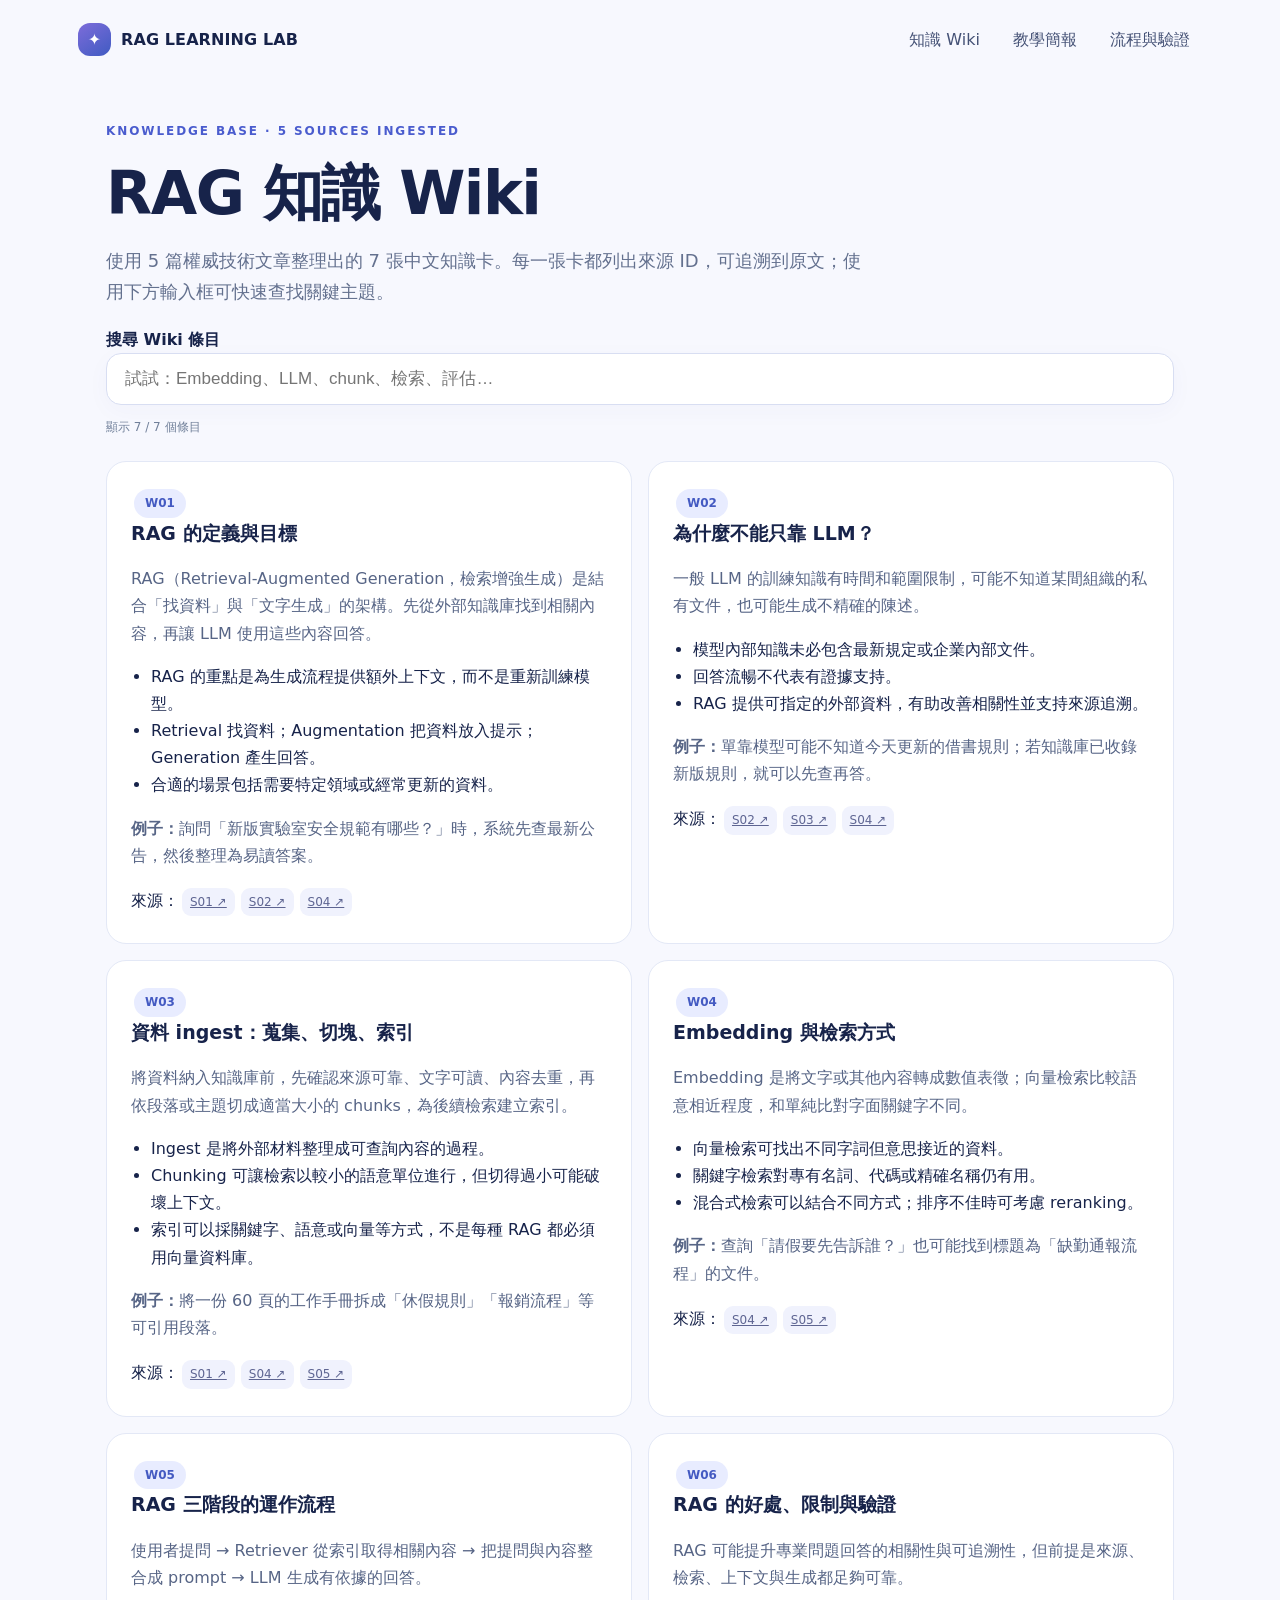
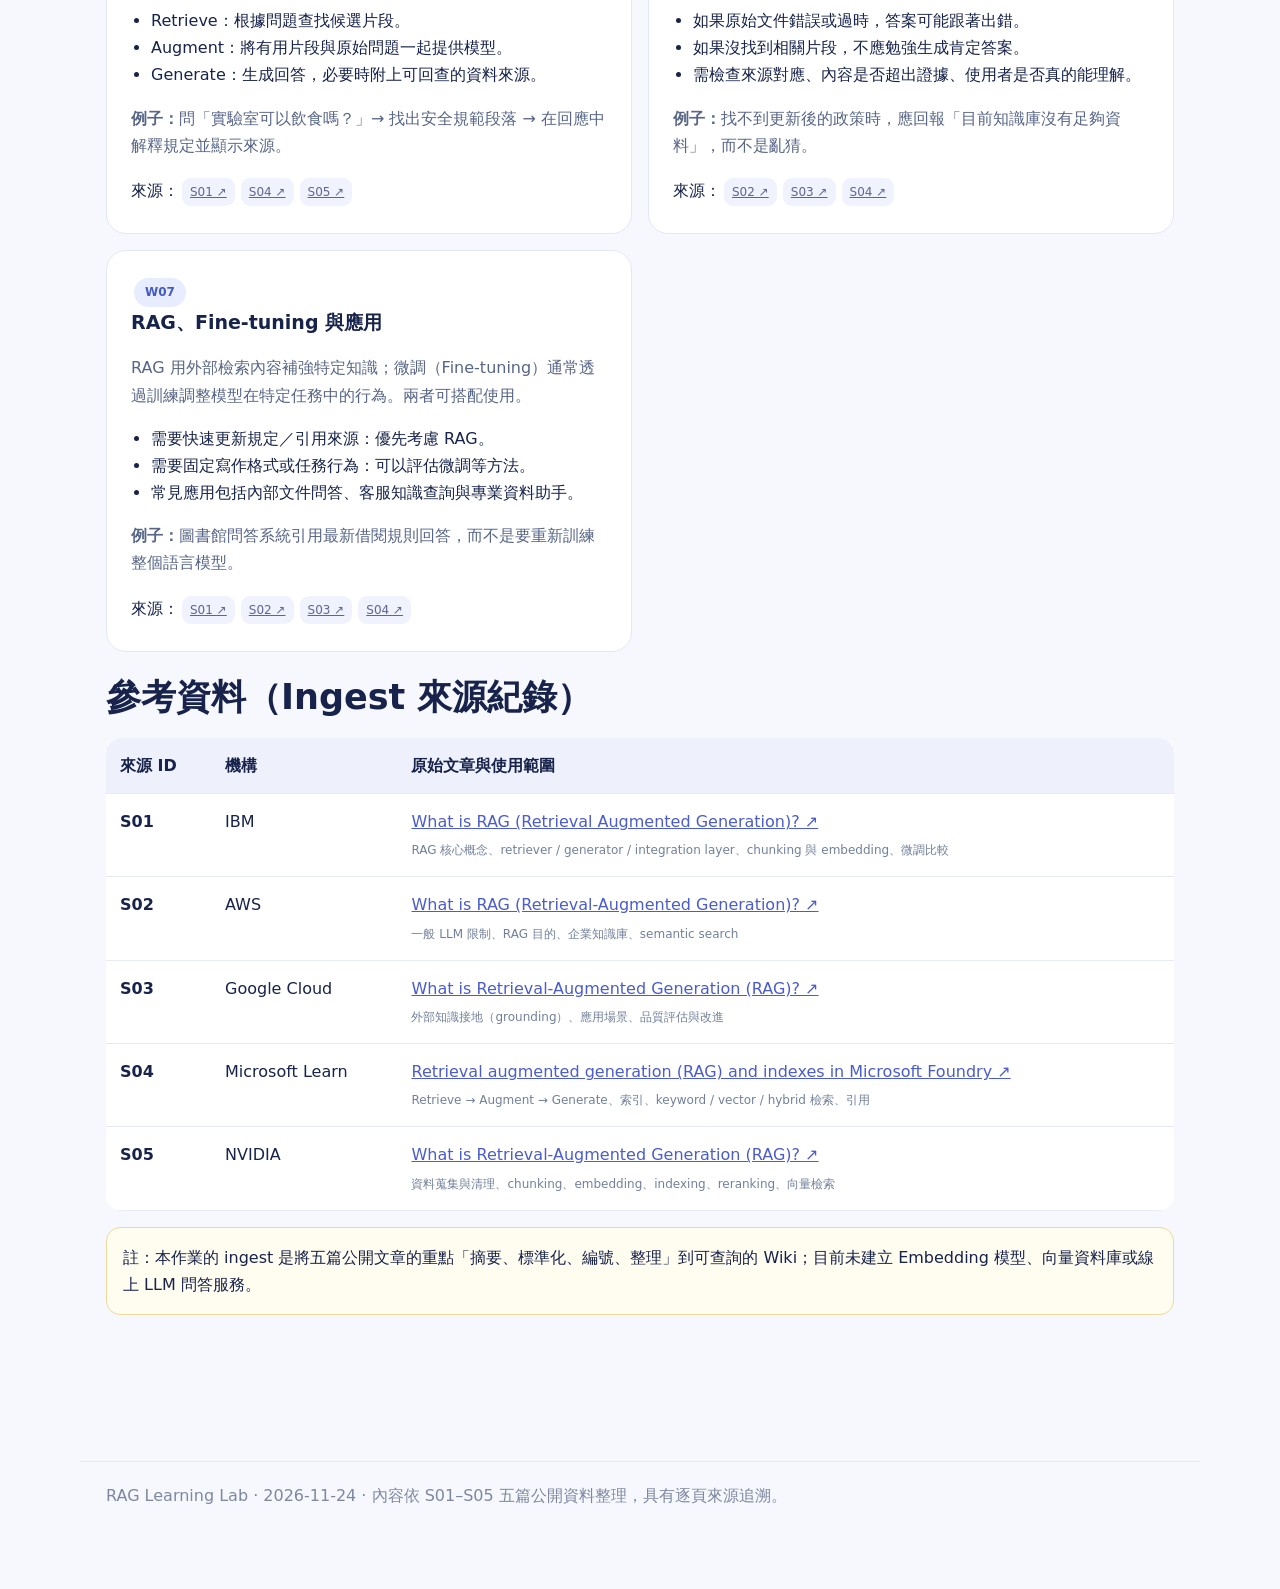
<file: wiki.html>
<!doctype html><html lang="zh-Hant"><head><meta charset="utf-8"><meta name="viewport" content="width=device-width,initial-scale=1"><meta name="description" content="由五篇權威資料建構的 RAG LLM Wiki 與教學簡報"><title>RAG Wiki | RAG Learning Lab</title><link rel="stylesheet" href="assets/site.css"></head><body><header class="topbar"><a class="logo" href="index.html"><span class="dot">✦</span> RAG LEARNING LAB</a><nav class="nav" aria-label="網站導覽"><a href="wiki.html">知識 Wiki</a><a href="slides.html">教學簡報</a><a href="workflow.html">流程與驗證</a></nav></header><main class="wrap"><div class="eyebrow">KNOWLEDGE BASE · 5 SOURCES INGESTED</div><h1>RAG 知識 Wiki</h1><p class="lead">使用 5 篇權威技術文章整理出的 7 張中文知識卡。每一張卡都列出來源 ID，可追溯到原文；使用下方輸入框可快速查找關鍵主題。</p><label for="wikiSearch"><strong>搜尋 Wiki 條目</strong></label><input id="wikiSearch" class="search" type="search" placeholder="試試：Embedding、LLM、chunk、檢索、評估…" autocomplete="off"><p id="searchCount" class="tiny" aria-live="polite">顯示 7 / 7 個條目</p><section id="wikiCards" class="kb-grid"><article class="kb-card" data-terms="RAG 的定義與目標 RAG（Retrieval-Augmented Generation，檢索增強生成）是結合「找資料」與「文字生成」的架構。先從外部知識庫找到相關內容，再讓 LLM 使用這些內容回答。 RAG 定義 檢索 生成" id="W01"><span class="tag">W01</span><h3>RAG 的定義與目標</h3><p>RAG（Retrieval-Augmented Generation，檢索增強生成）是結合「找資料」與「文字生成」的架構。先從外部知識庫找到相關內容，再讓 LLM 使用這些內容回答。</p><ul><li>RAG 的重點是為生成流程提供額外上下文，而不是重新訓練模型。</li><li>Retrieval 找資料；Augmentation 把資料放入提示；Generation 產生回答。</li><li>合適的場景包括需要特定領域或經常更新的資料。</li></ul><p><strong>例子：</strong>詢問「新版實驗室安全規範有哪些？」時，系統先查最新公告，然後整理為易讀答案。</p><div>來源：<a class="chip" target="_blank" rel="noopener" href="https://www.ibm.com/think/topics/retrieval-augmented-generation">S01 ↗</a><a class="chip" target="_blank" rel="noopener" href="https://aws.amazon.com/what-is/retrieval-augmented-generation/">S02 ↗</a><a class="chip" target="_blank" rel="noopener" href="https://learn.microsoft.com/en-us/azure/foundry/concepts/retrieval-augmented-generation">S04 ↗</a></div></article><article class="kb-card" data-terms="為什麼不能只靠 LLM？ 一般 LLM 的訓練知識有時間和範圍限制，可能不知道某間組織的私有文件，也可能生成不精確的陳述。 LLM 幻覺 過時 資料" id="W02"><span class="tag">W02</span><h3>為什麼不能只靠 LLM？</h3><p>一般 LLM 的訓練知識有時間和範圍限制，可能不知道某間組織的私有文件，也可能生成不精確的陳述。</p><ul><li>模型內部知識未必包含最新規定或企業內部文件。</li><li>回答流暢不代表有證據支持。</li><li>RAG 提供可指定的外部資料，有助改善相關性並支持來源追溯。</li></ul><p><strong>例子：</strong>單靠模型可能不知道今天更新的借書規則；若知識庫已收錄新版規則，就可以先查再答。</p><div>來源：<a class="chip" target="_blank" rel="noopener" href="https://aws.amazon.com/what-is/retrieval-augmented-generation/">S02 ↗</a><a class="chip" target="_blank" rel="noopener" href="https://cloud.google.com/use-cases/retrieval-augmented-generation">S03 ↗</a><a class="chip" target="_blank" rel="noopener" href="https://learn.microsoft.com/en-us/azure/foundry/concepts/retrieval-augmented-generation">S04 ↗</a></div></article><article class="kb-card" data-terms="資料 ingest：蒐集、切塊、索引 將資料納入知識庫前，先確認來源可靠、文字可讀、內容去重，再依段落或主題切成適當大小的 chunks，為後續檢索建立索引。 ingest chunk 索引 知識庫" id="W03"><span class="tag">W03</span><h3>資料 ingest：蒐集、切塊、索引</h3><p>將資料納入知識庫前，先確認來源可靠、文字可讀、內容去重，再依段落或主題切成適當大小的 chunks，為後續檢索建立索引。</p><ul><li>Ingest 是將外部材料整理成可查詢內容的過程。</li><li>Chunking 可讓檢索以較小的語意單位進行，但切得過小可能破壞上下文。</li><li>索引可以採關鍵字、語意或向量等方式，不是每種 RAG 都必須用向量資料庫。</li></ul><p><strong>例子：</strong>將一份 60 頁的工作手冊拆成「休假規則」「報銷流程」等可引用段落。</p><div>來源：<a class="chip" target="_blank" rel="noopener" href="https://www.ibm.com/think/topics/retrieval-augmented-generation">S01 ↗</a><a class="chip" target="_blank" rel="noopener" href="https://learn.microsoft.com/en-us/azure/foundry/concepts/retrieval-augmented-generation">S04 ↗</a><a class="chip" target="_blank" rel="noopener" href="https://www.nvidia.com/en-us/glossary/retrieval-augmented-generation/">S05 ↗</a></div></article><article class="kb-card" data-terms="Embedding 與檢索方式 Embedding 是將文字或其他內容轉成數值表徵；向量檢索比較語意相近程度，和單純比對字面關鍵字不同。 embedding 向量 keyword hybrid reranking" id="W04"><span class="tag">W04</span><h3>Embedding 與檢索方式</h3><p>Embedding 是將文字或其他內容轉成數值表徵；向量檢索比較語意相近程度，和單純比對字面關鍵字不同。</p><ul><li>向量檢索可找出不同字詞但意思接近的資料。</li><li>關鍵字檢索對專有名詞、代碼或精確名稱仍有用。</li><li>混合式檢索可以結合不同方式；排序不佳時可考慮 reranking。</li></ul><p><strong>例子：</strong>查詢「請假要先告訴誰？」也可能找到標題為「缺勤通報流程」的文件。</p><div>來源：<a class="chip" target="_blank" rel="noopener" href="https://learn.microsoft.com/en-us/azure/foundry/concepts/retrieval-augmented-generation">S04 ↗</a><a class="chip" target="_blank" rel="noopener" href="https://www.nvidia.com/en-us/glossary/retrieval-augmented-generation/">S05 ↗</a></div></article><article class="kb-card" data-terms="RAG 三階段的運作流程 使用者提問 → Retriever 從索引取得相關內容 → 把提問與內容整合成 prompt → LLM 生成有依據的回答。 pipeline retrieve augment generate" id="W05"><span class="tag">W05</span><h3>RAG 三階段的運作流程</h3><p>使用者提問 → Retriever 從索引取得相關內容 → 把提問與內容整合成 prompt → LLM 生成有依據的回答。</p><ul><li>Retrieve：根據問題查找候選片段。</li><li>Augment：將有用片段與原始問題一起提供模型。</li><li>Generate：生成回答，必要時附上可回查的資料來源。</li></ul><p><strong>例子：</strong>問「實驗室可以飲食嗎？」→ 找出安全規範段落 → 在回應中解釋規定並顯示來源。</p><div>來源：<a class="chip" target="_blank" rel="noopener" href="https://www.ibm.com/think/topics/retrieval-augmented-generation">S01 ↗</a><a class="chip" target="_blank" rel="noopener" href="https://learn.microsoft.com/en-us/azure/foundry/concepts/retrieval-augmented-generation">S04 ↗</a><a class="chip" target="_blank" rel="noopener" href="https://www.nvidia.com/en-us/glossary/retrieval-augmented-generation/">S05 ↗</a></div></article><article class="kb-card" data-terms="RAG 的好處、限制與驗證 RAG 可能提升專業問題回答的相關性與可追溯性，但前提是來源、檢索、上下文與生成都足夠可靠。 評估 grounding 限制 品質" id="W06"><span class="tag">W06</span><h3>RAG 的好處、限制與驗證</h3><p>RAG 可能提升專業問題回答的相關性與可追溯性，但前提是來源、檢索、上下文與生成都足夠可靠。</p><ul><li>如果原始文件錯誤或過時，答案可能跟著出錯。</li><li>如果沒找到相關片段，不應勉強生成肯定答案。</li><li>需檢查來源對應、內容是否超出證據、使用者是否真的能理解。</li></ul><p><strong>例子：</strong>找不到更新後的政策時，應回報「目前知識庫沒有足夠資料」，而不是亂猜。</p><div>來源：<a class="chip" target="_blank" rel="noopener" href="https://aws.amazon.com/what-is/retrieval-augmented-generation/">S02 ↗</a><a class="chip" target="_blank" rel="noopener" href="https://cloud.google.com/use-cases/retrieval-augmented-generation">S03 ↗</a><a class="chip" target="_blank" rel="noopener" href="https://learn.microsoft.com/en-us/azure/foundry/concepts/retrieval-augmented-generation">S04 ↗</a></div></article><article class="kb-card" data-terms="RAG、Fine-tuning 與應用 RAG 用外部檢索內容補強特定知識；微調（Fine-tuning）通常透過訓練調整模型在特定任務中的行為。兩者可搭配使用。 fine-tuning 微調 應用 客服" id="W07"><span class="tag">W07</span><h3>RAG、Fine-tuning 與應用</h3><p>RAG 用外部檢索內容補強特定知識；微調（Fine-tuning）通常透過訓練調整模型在特定任務中的行為。兩者可搭配使用。</p><ul><li>需要快速更新規定／引用來源：優先考慮 RAG。</li><li>需要固定寫作格式或任務行為：可以評估微調等方法。</li><li>常見應用包括內部文件問答、客服知識查詢與專業資料助手。</li></ul><p><strong>例子：</strong>圖書館問答系統引用最新借閱規則回答，而不是要重新訓練整個語言模型。</p><div>來源：<a class="chip" target="_blank" rel="noopener" href="https://www.ibm.com/think/topics/retrieval-augmented-generation">S01 ↗</a><a class="chip" target="_blank" rel="noopener" href="https://aws.amazon.com/what-is/retrieval-augmented-generation/">S02 ↗</a><a class="chip" target="_blank" rel="noopener" href="https://cloud.google.com/use-cases/retrieval-augmented-generation">S03 ↗</a><a class="chip" target="_blank" rel="noopener" href="https://learn.microsoft.com/en-us/azure/foundry/concepts/retrieval-augmented-generation">S04 ↗</a></div></article></section><h2>參考資料（Ingest 來源紀錄）</h2><table class="src-table"><thead><tr><th>來源 ID</th><th>機構</th><th>原始文章與使用範圍</th></tr></thead><tbody><tr><td><strong>S01</strong></td><td>IBM</td><td><a href="https://www.ibm.com/think/topics/retrieval-augmented-generation" target="_blank" rel="noopener">What is RAG (Retrieval Augmented Generation)? ↗</a><br><span class="tiny">RAG 核心概念、retriever / generator / integration layer、chunking 與 embedding、微調比較</span></td></tr><tr><td><strong>S02</strong></td><td>AWS</td><td><a href="https://aws.amazon.com/what-is/retrieval-augmented-generation/" target="_blank" rel="noopener">What is RAG (Retrieval-Augmented Generation)? ↗</a><br><span class="tiny">一般 LLM 限制、RAG 目的、企業知識庫、semantic search</span></td></tr><tr><td><strong>S03</strong></td><td>Google Cloud</td><td><a href="https://cloud.google.com/use-cases/retrieval-augmented-generation" target="_blank" rel="noopener">What is Retrieval-Augmented Generation (RAG)? ↗</a><br><span class="tiny">外部知識接地（grounding）、應用場景、品質評估與改進</span></td></tr><tr><td><strong>S04</strong></td><td>Microsoft Learn</td><td><a href="https://learn.microsoft.com/en-us/azure/foundry/concepts/retrieval-augmented-generation" target="_blank" rel="noopener">Retrieval augmented generation (RAG) and indexes in Microsoft Foundry ↗</a><br><span class="tiny">Retrieve → Augment → Generate、索引、keyword / vector / hybrid 檢索、引用</span></td></tr><tr><td><strong>S05</strong></td><td>NVIDIA</td><td><a href="https://www.nvidia.com/en-us/glossary/retrieval-augmented-generation/" target="_blank" rel="noopener">What is Retrieval-Augmented Generation (RAG)? ↗</a><br><span class="tiny">資料蒐集與清理、chunking、embedding、indexing、reranking、向量檢索</span></td></tr></tbody></table><p class="warning">註：本作業的 ingest 是將五篇公開文章的重點「摘要、標準化、編號、整理」到可查詢的 Wiki；目前未建立 Embedding 模型、向量資料庫或線上 LLM 問答服務。</p></main><script>const box=document.getElementById('wikiSearch'),cs=[...document.querySelectorAll('.kb-card')];box.addEventListener('input',()=>{const q=box.value.trim().toLowerCase();let n=0;cs.forEach(c=>{const yes=(c.dataset.terms+' '+c.textContent).toLowerCase().includes(q);c.hidden=!yes;if(yes)n++});document.getElementById('searchCount').textContent=`顯示 ${n} / ${cs.length} 個條目`})</script><footer class="wrap footer">RAG Learning Lab · 2026-11-24 · 內容依 S01–S05 五篇公開資料整理，具有逐頁來源追溯。</footer></body></html>
</file>
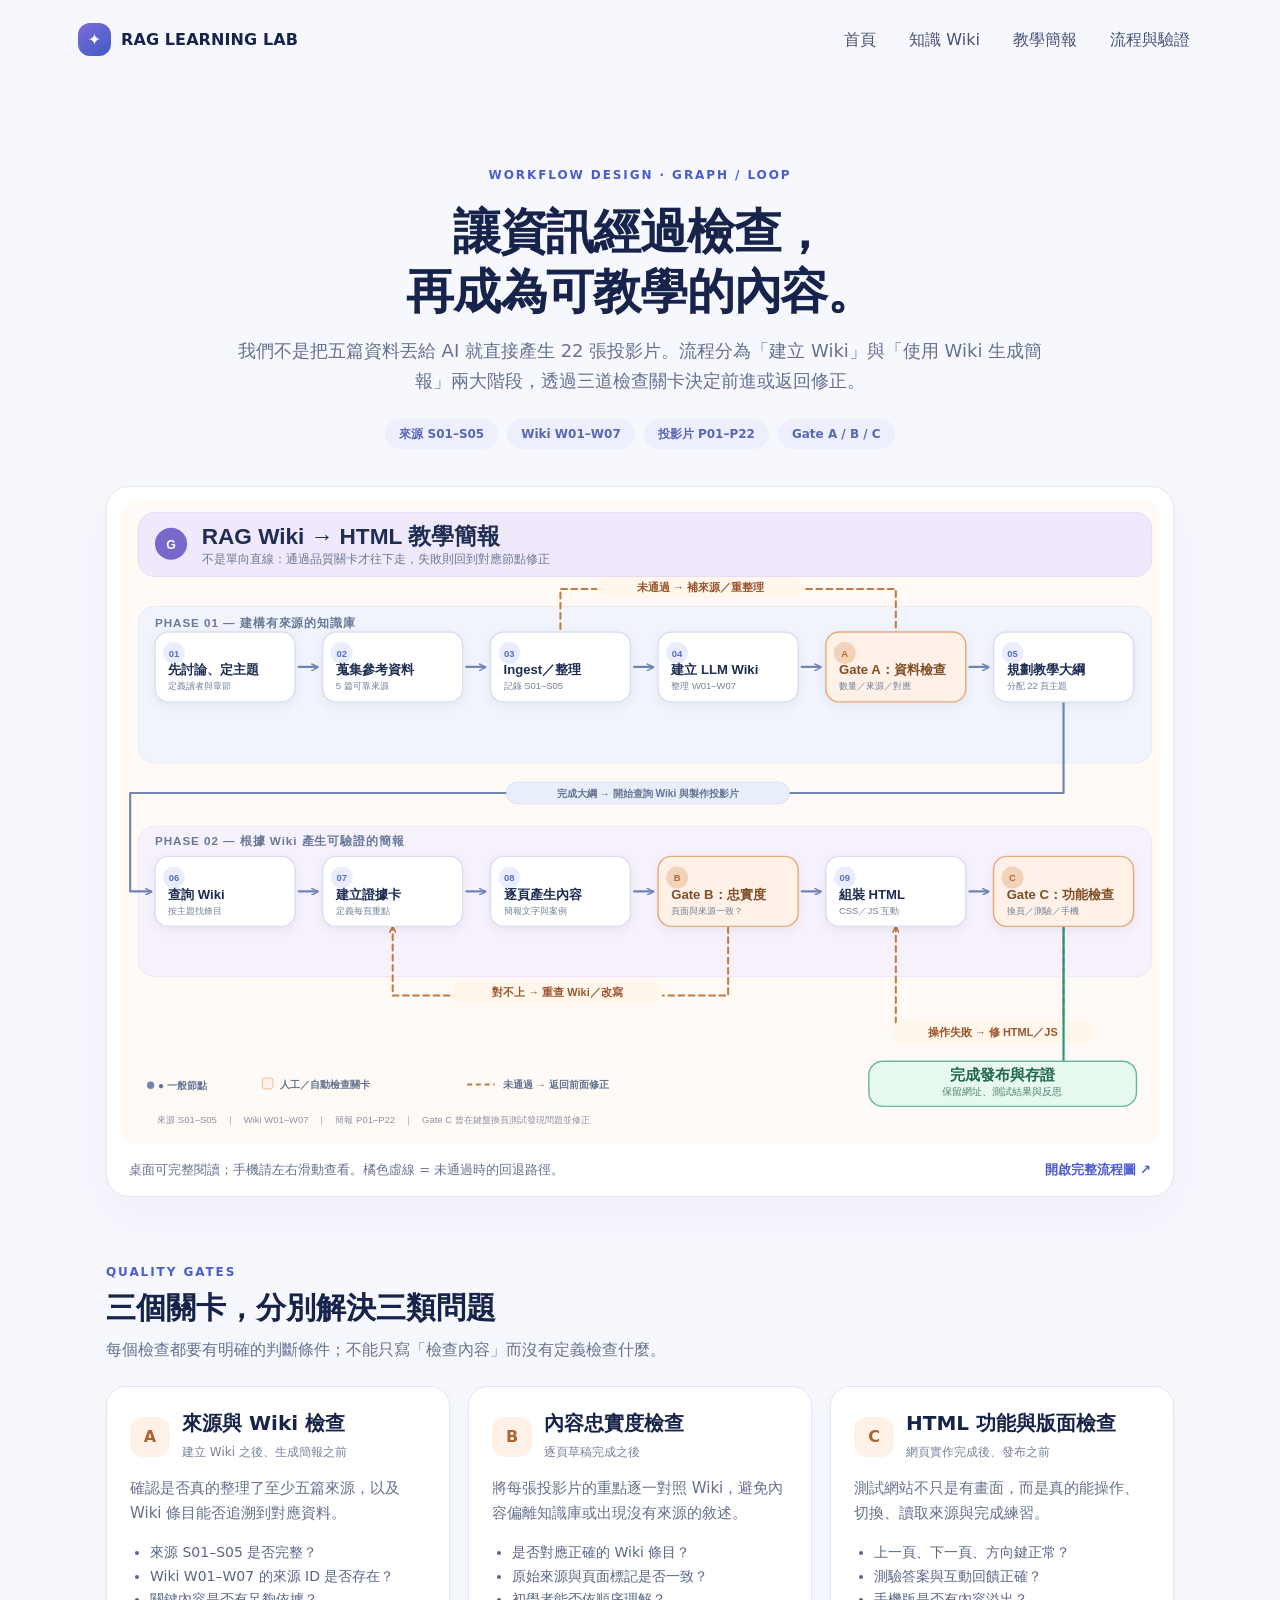
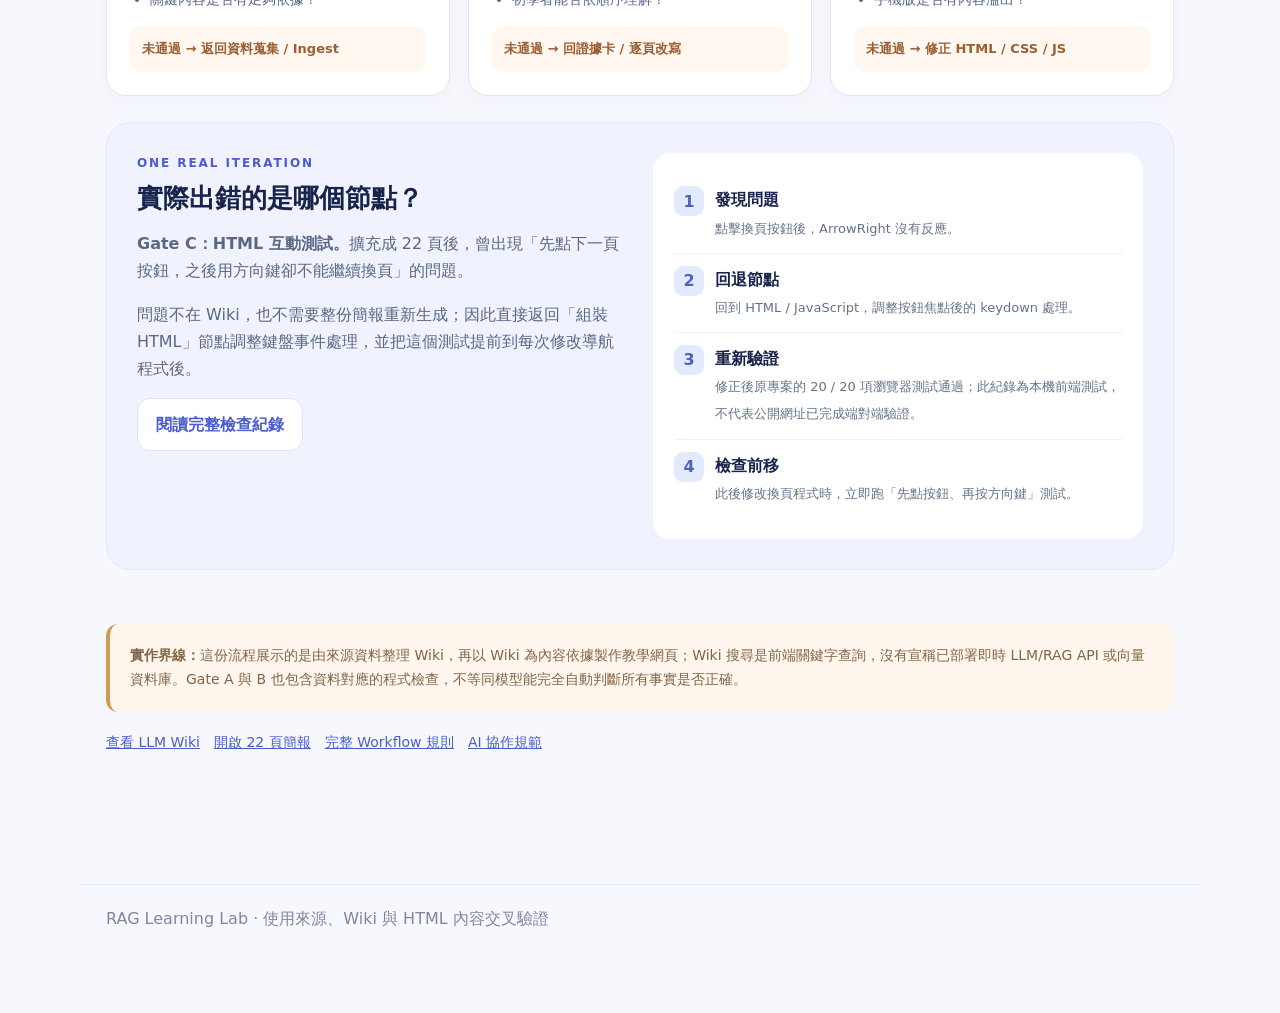
<file: workflow.html>
<!doctype html>
<html lang="zh-Hant">
<head>
<meta charset="utf-8">
<meta name="viewport" content="width=device-width, initial-scale=1">
<meta name="description" content="RAG Learning Lab 的兩階段 Graph、三個 Quality Gates 與實際測試反思">
<title>Loop / Graph 設計｜RAG Learning Lab</title>
<link rel="stylesheet" href="assets/site.css">
<style>
.flow-hero{padding:44px 0 15px;text-align:center}.flow-hero h1{font-size:clamp(31px,4.3vw,48px);line-height:1.25;margin:15px 0}.flow-hero .lead{max-width:820px;margin:0 auto}.flow-chips{display:flex;justify-content:center;gap:9px;flex-wrap:wrap;margin:22px 0}.flow-chips span{font-size:12px;color:#5867b4;background:#edf0fc;border-radius:30px;padding:5px 14px;font-weight:700}
.graph-outer{background:white;border:1px solid #e2e7f1;border-radius:23px;padding:13px;box-shadow:0 20px 45px #26346b0b}.graph-scroll{overflow-x:auto;overflow-y:hidden;border-radius:16px;scrollbar-color:#a2abda #f2f4fa;scrollbar-width:thin}.graph-scroll img{display:block;width:100%;min-width:1050px;height:auto}.graph-note{display:flex;align-items:center;justify-content:space-between;gap:15px;flex-wrap:wrap;padding:14px 9px 1px}.graph-note p{margin:0;font-size:13px;color:#66728d}.graph-note a{font-size:13px;font-weight:800;text-decoration:none}
.section-head{margin:65px 0 22px}.section-head .eyebrow{font-size:12px}.section-head h2{margin:7px 0 10px;font-size:30px}.section-head p{color:#66728d;margin:0}.gate-grid{display:grid;grid-template-columns:repeat(3,minmax(0,1fr));gap:18px}.gate-card{background:white;border:1px solid #e1e6f3;border-radius:20px;padding:23px;box-shadow:0 7px 20px #26346b08}.gate-head{display:flex;align-items:center;gap:12px;margin-bottom:12px}.gate-icon{display:grid;place-items:center;flex:0 0 40px;height:40px;border-radius:13px;background:#fff1e7;color:#aa642e;font-weight:900}.gate-card h3{margin:0;font-size:20px}.gate-card .when{font-size:12px;color:#78829a}.gate-card p{font-size:15px;color:#64718d;margin:10px 0}.gate-card .gate-return{font-weight:800;color:#9c5e30;background:#fff7f0;border-radius:12px;padding:12px;font-size:13px}.gate-card ul{padding-left:20px;color:#586787;font-size:14px}
.case-study{margin-top:26px;background:#f0f3fe;border:1px solid #e1e7fb;border-radius:24px;padding:30px;display:grid;grid-template-columns:1fr 1fr;gap:26px}.case-study h2{font-size:26px;margin:8px 0 10px}.case-study p{color:#596884}.case-study .result{background:white;border-radius:17px;padding:21px}.result-row{display:flex;align-items:flex-start;gap:11px;padding:12px 0;border-bottom:1px solid #edf0f8}.result-row:last-child{border:0}.result-num{display:grid;place-items:center;width:30px;height:30px;flex:0 0 30px;border-radius:9px;background:#e4eafd;color:#4f62b7;font-weight:900}.result-row strong{display:block}.result-row span{font-size:13px;color:#64738a}.flow-footer{margin-top:54px;background:#fff6ed;border-left:4px solid #d19b57;border-radius:12px;padding:20px}.flow-footer p{margin:0;color:#816545;font-size:14px}.tiny-links{margin-top:19px;display:flex;flex-wrap:wrap;gap:14px}.tiny-links a{font-size:14px}
@media(max-width:900px){.gate-grid{grid-template-columns:1fr}.case-study{grid-template-columns:1fr}.flow-hero{padding-top:16px}.graph-outer{padding:7px}.section-head{margin-top:45px}.case-study{padding:21px}}@media print{.graph-scroll{overflow:visible}.graph-scroll img{min-width:0}.topbar{display:none}.gate-grid{grid-template-columns:repeat(3,1fr)}.flow-footer{break-inside:avoid}}
</style>
</head>
<body>
<header class="topbar">
<a class="logo" href="index.html"><span class="dot">✦</span> RAG LEARNING LAB</a>
<nav class="nav" aria-label="網站導覽"><a href="index.html">首頁</a><a href="wiki.html">知識 Wiki</a><a href="slides.html">教學簡報</a><a href="workflow.html" aria-current="page">流程與驗證</a></nav>
</header>
<main class="wrap">
<section class="flow-hero">
<div class="eyebrow">WORKFLOW DESIGN · GRAPH / LOOP</div>
<h1>讓資訊經過檢查，<br>再成為可教學的內容。</h1>
<p class="lead">我們不是把五篇資料丟給 AI 就直接產生 22 張投影片。流程分為「建立 Wiki」與「使用 Wiki 生成簡報」兩大階段，透過三道檢查關卡決定前進或返回修正。</p>
<div class="flow-chips"><span>來源 S01–S05</span><span>Wiki W01–W07</span><span>投影片 P01–P22</span><span>Gate A / B / C</span></div>
</section>
<section aria-label="可視化工作流程">
<div class="graph-outer">
<div class="graph-scroll"><img src="assets/workflow-v2.svg" width="1440" height="885" alt="兩階段工作流程圖：第一階段蒐集五篇資料、整理並建立 Wiki，由 Gate A 檢查來源；第二階段查詢 Wiki、整理證據卡、生成教學內容，由 Gate B 檢查忠實度，並由 Gate C 測試 HTML 互動功能。不通過的關卡沿橘色虛線返回前一步重做，全部通過後發布與留存紀錄。"></div>
<div class="graph-note"><p>桌面可完整閱讀；手機請左右滑動查看。橘色虛線 = 未通過時的回退路徑。</p><a href="assets/workflow-v2.svg" target="_blank" rel="noopener noreferrer">開啟完整流程圖 ↗</a></div>
</div>
</section>
<section aria-labelledby="gates-title">
<div class="section-head"><div class="eyebrow">QUALITY GATES</div><h2 id="gates-title">三個關卡，分別解決三類問題</h2><p>每個檢查都要有明確的判斷條件；不能只寫「檢查內容」而沒有定義檢查什麼。</p></div>
<div class="gate-grid">
<article class="gate-card"><div class="gate-head"><span class="gate-icon">A</span><div><h3>來源與 Wiki 檢查</h3><span class="when">建立 Wiki 之後、生成簡報之前</span></div></div><p>確認是否真的整理了至少五篇來源，以及 Wiki 條目能否追溯到對應資料。</p><ul><li>來源 S01–S05 是否完整？</li><li>Wiki W01–W07 的來源 ID 是否存在？</li><li>關鍵內容是否有足夠依據？</li></ul><div class="gate-return">未通過 → 返回資料蒐集 / Ingest</div></article>
<article class="gate-card"><div class="gate-head"><span class="gate-icon">B</span><div><h3>內容忠實度檢查</h3><span class="when">逐頁草稿完成之後</span></div></div><p>將每張投影片的重點逐一對照 Wiki，避免內容偏離知識庫或出現沒有來源的敘述。</p><ul><li>是否對應正確的 Wiki 條目？</li><li>原始來源與頁面標記是否一致？</li><li>初學者能否依順序理解？</li></ul><div class="gate-return">未通過 → 回證據卡 / 逐頁改寫</div></article>
<article class="gate-card"><div class="gate-head"><span class="gate-icon">C</span><div><h3>HTML 功能與版面檢查</h3><span class="when">網頁實作完成後、發布之前</span></div></div><p>測試網站不只是有畫面，而是真的能操作、切換、讀取來源與完成練習。</p><ul><li>上一頁、下一頁、方向鍵正常？</li><li>測驗答案與互動回饋正確？</li><li>手機版是否有內容溢出？</li></ul><div class="gate-return">未通過 → 修正 HTML / CSS / JS</div></article>
</div>
</section>
<section class="case-study" aria-labelledby="case-title">
<div><div class="eyebrow">ONE REAL ITERATION</div><h2 id="case-title">實際出錯的是哪個節點？</h2><p><strong>Gate C：HTML 互動測試。</strong>擴充成 22 頁後，曾出現「先點下一頁按鈕，之後用方向鍵卻不能繼續換頁」的問題。</p><p>問題不在 Wiki，也不需要整份簡報重新生成；因此直接返回「組裝 HTML」節點調整鍵盤事件處理，並把這個測試提前到每次修改導航程式後。</p><a class="btn alt" href="https://github.com/crong1017/rag_wiki_assignment/blob/main/TEST_LOG.md" target="_blank" rel="noopener noreferrer">閱讀完整檢查紀錄</a></div>
<div class="result" aria-label="真實錯誤和修正流程">
<div class="result-row"><div class="result-num">1</div><div><strong>發現問題</strong><span>點擊換頁按鈕後，ArrowRight 沒有反應。</span></div></div>
<div class="result-row"><div class="result-num">2</div><div><strong>回退節點</strong><span>回到 HTML / JavaScript，調整按鈕焦點後的 keydown 處理。</span></div></div>
<div class="result-row"><div class="result-num">3</div><div><strong>重新驗證</strong><span>修正後原專案的 20 / 20 項瀏覽器測試通過；此紀錄為本機前端測試，不代表公開網址已完成端對端驗證。</span></div></div>
<div class="result-row"><div class="result-num">4</div><div><strong>檢查前移</strong><span>此後修改換頁程式時，立即跑「先點按鈕、再按方向鍵」測試。</span></div></div>
</div>
</section>
<section class="flow-footer"><p><strong>實作界線：</strong>這份流程展示的是由來源資料整理 Wiki，再以 Wiki 為內容依據製作教學網頁；Wiki 搜尋是前端關鍵字查詢，沒有宣稱已部署即時 LLM/RAG API 或向量資料庫。Gate A 與 B 也包含資料對應的程式檢查，不等同模型能完全自動判斷所有事實是否正確。</p></section>
<div class="tiny-links"><a href="wiki.html">查看 LLM Wiki</a><a href="slides.html">開啟 22 頁簡報</a><a href="https://github.com/crong1017/rag_wiki_assignment/blob/main/WORKFLOW.md" target="_blank" rel="noopener noreferrer">完整 Workflow 規則</a><a href="https://github.com/crong1017/rag_wiki_assignment/blob/main/AGENTS.md" target="_blank" rel="noopener noreferrer">AI 協作規範</a></div>
</main>
<footer class="wrap footer">RAG Learning Lab · 使用來源、Wiki 與 HTML 內容交叉驗證</footer>
</body></html>
</file>
<file: assets/site.css>
:root{--ink:#17234a;--muted:#6a7692;--line:#e3e8f6;--blue:#4a5cce;--purple:#7964ce;--pale:#f5f6ff;--cyan:#0b9ca8;--gold:#ffca69;--bg:#f7f8fe}*{box-sizing:border-box}html{scroll-behavior:smooth}body{margin:0;background:var(--bg);color:var(--ink);font-family:'Noto Sans TC','Microsoft JhengHei',system-ui,sans-serif;line-height:1.7}a{color:var(--blue)}a:focus-visible,button:focus-visible,input:focus-visible{outline:3px solid #fd9b45;outline-offset:3px}.topbar{display:flex;align-items:center;justify-content:space-between;gap:12px;max-width:1180px;margin:auto;padding:19px 28px}.logo{display:flex;align-items:center;gap:10px;color:var(--ink);font-weight:900;text-decoration:none;letter-spacing:.1px}.dot{width:33px;height:33px;border-radius:12px;background:linear-gradient(145deg,#7d6cda,#405bc2);display:inline-grid;place-items:center;color:white}.nav{display:flex;gap:9px;flex-wrap:wrap}.nav a{padding:7px 12px;text-decoration:none;color:#455276;border-radius:11px}.nav a:hover{background:#e8eafd}.wrap{max-width:1120px;margin:auto;padding:42px 26px 80px}.eyebrow{font-size:12px;font-weight:800;letter-spacing:.16em;text-transform:uppercase;color:var(--blue)}h1{font-size:clamp(34px,5vw,60px);line-height:1.18;letter-spacing:-.025em;margin:16px 0}h2{font-size:clamp(24px,2.8vw,35px);line-height:1.25;margin:8px 0 18px}h3{font-size:19px;line-height:1.35}.lead{font-size:18px;color:#64718f;max-width:770px}.btn{display:inline-flex;align-items:center;gap:8px;border:none;border-radius:13px;background:var(--blue);color:white;padding:12px 18px;cursor:pointer;text-decoration:none;font-weight:800}.btn.alt{background:white;color:var(--blue);border:1px solid #dfe4fc}.btn:hover{filter:brightness(.96)}.row{display:flex;gap:12px;align-items:center;flex-wrap:wrap}.cards{display:grid;grid-template-columns:repeat(3,1fr);gap:18px;margin:32px 0}.card{background:#fff;border:1px solid var(--line);border-radius:22px;padding:24px;box-shadow:0 12px 30px #3a439006}.card h3{margin:8px 0}.card p{color:#687492;margin:0}.tag{display:inline-block;border-radius:30px;background:#e8ecff;color:#445ac2;padding:4px 11px;font-size:12px;font-weight:800;margin:3px}.chip{display:inline-flex;background:#f0f2fd;border-radius:9px;color:#5e6592;font-size:12px;padding:4px 8px;margin:3px}.highlight{background:linear-gradient(140deg,#6e68d6,#4a5cce);color:#fff;border-radius:30px;padding:38px}.highlight p{color:#e9e7ff}.search{width:100%;font-size:17px;padding:15px 18px;border:1px solid #d8def2;border-radius:15px;box-shadow:0 6px 25px #36429a08}.kb-grid{display:grid;grid-template-columns:repeat(2,minmax(0,1fr));gap:16px;margin:24px 0}.kb-card{background:white;border:1px solid var(--line);padding:24px;border-radius:20px}.kb-card h3{margin-top:0}.kb-card p{color:#576586}.kb-card ul{padding-left:20px}.src-table{width:100%;border-collapse:collapse;background:white;border-radius:16px;overflow:hidden}.src-table th,.src-table td{padding:14px;border-bottom:1px solid #e7eaf4;text-align:left;vertical-align:top}.src-table th{background:#eef1fc}.tiny{font-size:12px;color:#71809a}.footer{border-top:1px solid var(--line);margin-top:50px;padding-top:20px;color:#7d87a0}.flowgrid{display:grid;grid-template-columns:repeat(4,1fr);gap:14px}.step{padding:19px;border:1px solid #dfe5f7;background:white;border-radius:17px;text-align:center}.step strong{display:block;margin-bottom:8px}.warning{border:1px solid #ecd99c;background:#fffcf0;padding:16px;border-radius:14px}.workflow-image{max-width:100%;border-radius:17px;background:white;border:1px solid var(--line)}@media(max-width:800px){.cards{grid-template-columns:1fr}.kb-grid{grid-template-columns:1fr}.flowgrid{grid-template-columns:1fr 1fr}.wrap{padding:26px 18px 65px}.topbar{padding:13px 18px}.nav{gap:1px}.nav a{font-size:13px;padding:6px}.src-table{display:block;overflow-x:auto}}
</file>
<file: assets/slides.css>
:root{--navy:#16264d;--royal:#4a5cc9;--violet:#8170c9;--muted:#71809a;--aqua:#1e9da5;--paper:#fff;--warm:#fff8ee}.slides-page{background:radial-gradient(circle at 12% -7%,#e3e6ff 0,transparent 35%),radial-gradient(circle at 95% 23%,#e8f9f7 0,transparent 33%),#f6f7fc}.slides-page .topbar{padding:13px 28px}.nav .current{background:#e7eafd;color:#3748a6;font-weight:900}.deck-top{max-width:1140px;margin:9px auto 11px;display:flex;justify-content:space-between;align-items:center;gap:18px;padding:0 6px}.deck-top>div{display:flex;flex-direction:column}.deck-top small{font-size:10px;color:#7181a9;letter-spacing:.2em;font-weight:900}.deck-top strong{font-size:16px;color:#304071}.jump-label{font-size:12px;font-weight:800;color:#68759c}.jump-label select{background:white;border:1px solid #d7dff1;border-radius:9px;color:#405180;font-weight:600;padding:7px;max-width:330px}.deck{max-width:1140px;margin:auto;padding:0 6px}.slide{display:none;position:relative;flex-direction:column;background:#fff;border:1px solid #e5e8f7;border-radius:28px;box-shadow:0 24px 65px #313d7a1c;min-height:615px;overflow:hidden;padding:24px 43px 18px}.slide.active{display:flex}.slide:before{content:'';height:6px;position:absolute;left:0;top:0;right:0;background:linear-gradient(90deg,#5369d3,#8d74cc,#57bcb6)}.slidehead{display:flex;align-items:center;justify-content:space-between;color:#7582a4;font-size:11px;font-weight:900;letter-spacing:.09em}.slide-kicker i{font-style:normal;color:#a0a9ba}.slidebody{flex:1;display:flex;flex-direction:column;justify-content:flex-start;padding-top:21px;padding-bottom:14px}.slidebody h1{font-size:clamp(27px,3vw,41px);line-height:1.2;letter-spacing:-.032em;color:#1b2a56;margin:0 0 14px}.slide-subtitle{font-size:17px;color:#687893;line-height:1.6;margin:0 0 26px}.slidefoot{border-top:1px solid #e8ebf5;padding-top:12px;display:flex;justify-content:space-between;flex-wrap:wrap;gap:8px;color:#7e8ca2;font-size:11px}.slidefoot b{font-size:10px;color:#8b97b0;letter-spacing:.09em;margin-right:8px}.slidefoot a{display:inline-block;background:#f0f2fc;color:#4659b8;border-radius:6px;padding:3px 8px;text-decoration:none;font-weight:800;margin-right:3px}.slidefoot a:hover{background:#e2e6fb}.keyline{margin-top:auto;padding:15px 20px;border-radius:14px;background:linear-gradient(90deg,#eef1ff,#f6f9ff);border-left:4px solid #6376d8;color:#40517d;font-size:16px}.keyline b{color:#283e7e}.tipband{margin-top:18px;padding:14px 18px;background:#fff7e8;border-radius:13px;color:#746136;font-size:15px}.footnote,.low-note{color:#75809b;font-size:12px;margin-top:13px}.pill-group{display:flex;flex-wrap:wrap;gap:8px;margin:25px 0}.pill-group span,.eyepill{display:inline-block;color:#5265c5;background:#edf0ff;border-radius:100px;padding:5px 12px;font-size:12px;font-weight:900}.hero-grid{display:grid;grid-template-columns:1.22fr 1fr;align-items:center;gap:26px;margin-top:16px;flex:1}.slidebody .hero-title{font-size:clamp(42px,4.5vw,62px);line-height:1.19;margin:16px 0;color:#182a5b}.hero-title em{font-style:normal;color:#6c6bd3}.hero-copy{font-size:18px;color:#657493;line-height:1.75}.hero-art{display:flex;align-items:center;justify-content:center;position:relative;min-height:286px;border-radius:24px;background:linear-gradient(145deg,#eff4ff,#f9f2ff);gap:3px}.hero-node{width:100px;height:110px;border-radius:19px;background:#fff;box-shadow:0 15px 27px #6875b21d;display:flex;align-items:center;justify-content:center;flex-direction:column;font-size:34px;color:#5368ca}.hero-node small{font-size:11px;font-weight:900;color:#4c5d81;margin-top:5px}.hero-node.book{color:#a87bc3}.hero-node.answer{color:#1d9a9d}.hero-line{font-size:12px;color:#7c86ad}.course-map{display:grid;grid-template-columns:repeat(4,1fr);gap:14px;margin:30px 0}.course-part{padding:22px 15px;background:#f2f4fd;border:1px solid #e5e9f9;border-radius:17px;display:flex;flex-direction:column;gap:10px;min-height:175px}.course-part b{font-size:31px;color:#6674d2}.course-part strong{font-size:19px;color:#354374}.course-part span{font-size:14px;color:#667591}.lesson-target{background:#f4fbf9;border-radius:15px;padding:18px 24px;margin-top:auto}.lesson-target strong{color:#1f8378}.lesson-target ul{margin:9px 0 0;padding-left:20px;color:#445a6f;font-size:15px;line-height:1.85}.two-pane{display:grid;grid-template-columns:1fr 1fr;gap:18px;margin:28px 0 18px}.two-pane.compact{margin-top:30px}.panel{padding:24px;background:#f4f6fd;border-radius:19px;border:1px solid #e5eaf9}.panel.rose{background:#fff2f4;border-color:#fae3e8}.panel.sage{background:#edf9f5;border-color:#daf1e7}.panel.lilac{background:#f4f0ff}.panel h3{margin:6px 0 11px;color:#34446c;font-size:22px}.panel p{color:#677590;font-size:16px;line-height:1.8;margin:0}.picon{font-size:36px}.sample{background:#ffffffc2;padding:13px;margin-top:26px;border-radius:11px;color:#425577;font-size:14px}.scenario{margin:26px 0}.scenario-q{border-radius:18px;background:#e9edff;padding:22px 28px;font-size:22px;font-weight:800;color:#3448a5;text-align:center}.split-arrow{display:grid;grid-template-columns:1fr 1fr;gap:20px;margin-top:25px}.branch{border-radius:20px;padding:23px;min-height:220px}.branch strong{font-size:21px}.branch p{font-size:17px;line-height:1.75}.branch span{display:inline-block;font-size:13px;font-weight:800}.branch.danger{background:#fff1ef;color:#995858}.branch.safe{background:#edf8f2;color:#287b66}.definition{display:flex;align-items:center;justify-content:center;gap:12px;font-size:25px;font-weight:900;margin:30px 0 40px;flex-wrap:wrap}.definition span{padding:18px 22px;background:#e9edfd;border-radius:14px;color:#4e5db8}.definition b{color:#a2aac3}.three-pane{display:grid;grid-template-columns:repeat(3,1fr);gap:17px}.mini-panel{border-radius:19px;border:1px solid #e3e8f9;padding:25px;background:#fbfcff;min-height:175px}.mini-panel>b{background:#dce5ff;color:#394bb5;display:grid;place-items:center;width:50px;height:50px;font-size:28px;border-radius:15px}.mini-panel h3{font-size:22px;margin:10px 0 6px}.mini-panel p{font-size:15px;color:#66768f;margin:0}.rag-triad{display:flex;gap:8px;align-items:center;margin:40px 0}.rag-step{flex:1;background:#f4f6fc;padding:24px 19px;border-radius:19px;min-height:250px}.rag-step small{color:#6879c2;font-weight:900;font-size:12px}.rag-step h3{font-size:22px}.rag-step p{font-size:16px;color:#62718f;min-height:65px}.rag-step code{background:#e4e9fc;padding:6px;border-radius:6px;color:#465bb0;font-size:13px}.join-arrow{font-size:25px;color:#8491b9}.two-stacks{display:grid;gap:22px;margin:28px 0}.flow-lane{border:1px solid #e3e9f7;border-radius:18px;padding:22px 25px;background:#fbfcff}.lane-head{display:flex;align-items:center;gap:12px;font-size:20px;color:#334574}.lane-head span{display:grid;place-items:center;width:36px;height:36px;border-radius:50%;color:#fff;background:#6977d4;font-weight:900}.flow-tags{display:flex;align-items:center;gap:12px;flex-wrap:wrap;margin:15px 0 8px;color:#9da9c1}.flow-tags span{background:#ecf0ff;padding:11px 17px;border-radius:11px;color:#4b5a9c;font-weight:800;font-size:15px}.flow-lane p{font-size:14px;color:#6b7993;margin:7px 0 0}.flow-trail{display:flex;align-items:center;gap:11px;margin:46px 0 30px}.flow-trail>div{flex:1;background:#eff3ff;border-radius:19px;min-height:177px;display:flex;flex-direction:column;padding:22px 15px;gap:7px}.flow-trail span{font-size:28px;font-weight:900;color:#6b75d5}.flow-trail strong{font-size:21px}.flow-trail small{font-size:13px;color:#7582a1}.flow-trail i{font-style:normal;color:#98a2c3;font-size:23px}.chunk-layout{display:flex;gap:40px;justify-content:center;align-items:center;margin:30px 0}.document-sheet{background:#fff;border:2px solid #dce3f4;border-radius:12px;box-shadow:0 12px 30px #36488e16;padding:20px;width:39%;min-height:276px}.document-sheet>span{font-size:16px;font-weight:800}.doc-lines{height:13px;background:#dfe5f3;border-radius:12px;margin:17px 0}.doc-lines.short{width:70%}.big-arrow{font-size:43px;color:#8794c1}.chunk-list{width:35%;display:grid;gap:12px}.chunk-card{border:1px solid #e0e6f5;border-radius:12px;padding:14px;background:#eff3ff;display:flex;gap:14px;align-items:center}.chunk-card.c2{background:#effaf7}.chunk-card.c3{background:#f7f0ff}.chunk-card b{font-size:14px;color:#4e60b1}.chunk-card span{font-size:14px}.embedding-show{display:flex;align-items:center;gap:18px;justify-content:center;margin:42px 0}.textcard,.vectorcard{background:#f0f3ff;border-radius:17px;padding:25px 18px;min-width:240px;font-size:20px;font-weight:900;display:flex;flex-direction:column;text-align:center}.textcard small,.vectorcard small{font-size:12px;color:#7582a1;font-weight:500;margin-top:10px}.vectorcard{background:#eef9f7;color:#35766f}.transform{font-size:16px;color:#5a6ea7;font-weight:900}.transform b{margin:0 12px;font-size:25px}.compare-grid{display:grid;grid-template-columns:repeat(3,1fr);gap:15px;margin:33px 0 18px}.compare-col{border:1px solid #e0e5f3;border-radius:19px;background:#fcfdff;padding:24px 18px;min-height:280px}.compare-col>span{display:inline-block;padding:5px 12px;border-radius:9px;font-size:12px;font-weight:900}.label-blue{color:#4155c6;background:#e6ebff}.label-violet{color:#7852aa;background:#f4edff}.label-green{color:#2f8b79;background:#eaf7f0}.compare-col h3{font-size:22px}.compare-col p{color:#64738f;font-size:15px;min-height:90px}.compare-col div{background:#f0f2fa;padding:12px;border-radius:10px;font-size:13px}.rank-visual{max-width:810px;margin:18px auto 10px}.rank-search{text-align:center;font-size:20px;font-weight:900;color:#495cb1;background:#f0f2ff;padding:14px;border-radius:15px}.rank-items{display:grid;gap:11px;margin:17px 0}.rankitem{display:flex;align-items:center;gap:17px;border-radius:12px;padding:14px 22px;border:1px solid #dfe5f2}.rankitem b{font-size:25px;color:#7381b0}.rankitem strong{flex:1;font-size:18px}.rankitem span{font-size:14px;color:#6a7895}.rankitem.good{background:#eaf8f3;border-color:#b7dfd0}.rankitem.faded{opacity:.58}.prompt-demo{background:#f3f5fd;padding:25px;border-radius:20px;margin:25px 0 5px;display:grid;gap:9px}.prompt-line{background:white;padding:13px 17px;display:grid;grid-template-columns:75px 1fr;gap:12px;align-items:center;border-radius:11px;color:#445675;font-size:15px}.prompt-line span{background:#e6ecff;border-radius:7px;padding:5px 8px;text-align:center;color:#4259b8;font-weight:900;font-size:12px}.prompt-line.evidence{background:#e8f9f3}.timeline{display:grid;gap:12px;margin:18px 0}.timeline>div{display:grid;grid-template-columns:44px 200px 1fr;align-items:center;gap:16px;background:#f5f7ff;border-radius:13px;padding:13px 20px}.timeline b{display:grid;place-items:center;width:38px;height:38px;background:#e0e6ff;color:#4f63be;border-radius:50%;font-size:20px}.timeline strong{font-size:18px}.timeline span{color:#68758e;font-size:15px}.faq-grid{display:grid;grid-template-columns:1fr 1fr;gap:15px;margin:20px 0 5px}.faq-question{grid-column:1/-1;background:#eaf0ff;border-radius:15px;padding:18px;font-size:21px;font-weight:900;color:#3549a4;text-align:center}.faq-source,.faq-answer{padding:20px 22px;border-radius:18px;min-height:220px}.faq-source{background:#f4f3ff}.faq-answer{background:#eaf9f4}.source-label{font-weight:900;letter-spacing:.1em;font-size:11px;color:#6876aa}.faq-grid h3{font-size:19px}.faq-grid p{font-size:16px;line-height:1.75}.faq-answer small{color:#448678;font-size:12px}.demo-layout{display:grid;grid-template-columns:40% 1fr;gap:21px;margin-top:20px}.demo-instructions,.demo-result{padding:22px;background:#f6f7ff;border-radius:18px}.demo-instructions h3{margin:0 0 9px;font-size:22px}.demo-instructions p{color:#6e7a95;font-size:15px}.demo-actions{display:grid;gap:10px;margin-top:22px}.demo-choice{border:1px solid #dbe1f4;color:#495d92;background:white;text-align:left;border-radius:12px;padding:14px;font-size:15px;font-weight:800;cursor:pointer}.demo-choice.active{border:2px solid #6876d9;background:#edf1ff;color:#334bb5}.demo-result{background:#f4fafa;display:flex;flex-direction:column;gap:17px}.demo-doc,.demo-response{background:white;padding:20px;border-radius:14px;min-height:135px;color:#48617b}.demo-doc b{color:#5b70b8}.demo-response b{color:#168c81}.demo-response small{display:block;margin-top:15px;color:#7c899c}.before-after,.strategy-grid{display:grid;grid-template-columns:1fr 1fr;gap:21px;margin:30px 0}.before,.after,.strategy{border-radius:21px;padding:28px;min-height:295px}.before{background:#fff1f2}.after{background:#ebf8f1}.before span,.after span{font-size:11px;letter-spacing:.13em;font-weight:900}.before h3,.after h3{font-size:23px}.before ul,.after ul{padding-left:18px;font-size:17px;line-height:2.1}.strategy{background:#f3f5fd;min-height:290px}.strategy-icon{font-size:34px}.strategy h3{font-size:25px;margin:5px 0}.strategy p{font-size:17px;min-height:110px;color:#697693}.strategy strong{font-size:15px;color:#4658a3}.risk-trio{display:grid;grid-template-columns:repeat(3,1fr);gap:14px;margin:30px 0}.risk{border-radius:18px;background:#f3f6fe;padding:24px 17px;min-height:288px}.risk:nth-child(1){background:#fff1f1}.risk:nth-child(2){background:#fff8e9}.risk:nth-child(3){background:#f0f0ff}.risk>span{font-size:11px;font-weight:900;letter-spacing:.1em;color:#7a83a9}.risk h3{font-size:22px}.risk p{font-size:16px;color:#69758f;line-height:1.8;min-height:111px}.risk b{font-size:13px;color:#3c538e}.loop-diagram{padding:24px;background:#f4f6fe;border-radius:20px;margin-top:20px}.loop-path{display:flex;align-items:center;gap:8px;justify-content:center}.loop-node{min-height:85px;display:grid;place-items:center;border-radius:14px;background:white;border:1px solid #dce3f5;padding:15px 11px;text-align:center;font-size:17px;font-weight:900;flex:1}.loop-node.gate{border:2px solid #dfae58;background:#fffbf1}.loop-path>span{color:#8b99bf;font-size:21px}.loop-branches{margin-top:20px;display:grid;gap:14px;font-weight:800;font-size:15px}.loop-branches>div{padding:11px 15px;border-radius:11px;background:white}.ok-dot{color:#268b72;font-size:20px}.bad-dot{color:#bf8154;font-size:20px}.quiz-layout{display:grid;grid-template-columns:repeat(3,1fr);gap:13px;margin-top:16px}.quiz-block{padding:16px;background:#f4f6fd;border-radius:16px}.quiz-block h3{font-size:16px;color:#354777;line-height:1.5;margin:0 0 15px;min-height:48px}.quiz-block .choice{width:100%;display:block;text-align:left;padding:11px 10px;font-size:12px;color:#465570;border-radius:10px;border:1px solid #dce3f6;background:white;margin:8px 0;cursor:pointer;min-height:48px}.choice:hover{background:#e9efff}.choice.correct{background:#e0f6ed;border:1px solid #2eaf89}.choice.incorrect{background:#ffebea;border:1px solid #e1a4a4}.quiz-block .feedback{font-size:12px;color:#687795;margin:11px 0 0;min-height:38px}.quiz-status{padding:10px 0;font-weight:900;color:#5165bb;text-align:right}.takeaways{display:grid;gap:13px;margin:24px 0}.takeaways>div{display:grid;grid-template-columns:70px 260px 1fr;gap:12px;align-items:center;background:#f3f5fe;border-radius:13px;padding:17px 20px}.takeaways b{font-size:28px;color:#6070cd}.takeaways strong{font-size:19px}.takeaways p{font-size:15px;color:#66748e;margin:0}.takeaway-links{display:flex;gap:18px;flex-wrap:wrap;margin-top:16px}.takeaway-links a{border:1px solid #dbe0f7;border-radius:12px;padding:12px 18px;text-decoration:none;font-weight:900;background:#eef2ff}.controls{display:flex;justify-content:space-between;gap:20px;align-items:center;max-width:1140px;padding:0 8px;margin:16px auto 35px}.ctrlinfo{font-weight:900;color:#65738e;font-size:14px}.mini-progress{height:6px;background:#dfe4f5;max-width:1125px;margin:10px auto 0;border-radius:20px;overflow:hidden}.mini-fill{height:100%;width:4.55%;background:linear-gradient(90deg,#6a78d4,#47b3b1);transition:width .25s}.slides-page .footer{display:none}
@media(max-width:950px){.deck-top{padding:0 14px}.slide{padding:22px 24px 17px;min-height:635px}.slidebody h1{font-size:34px}.hero-art{min-height:255px}.hero-node{width:75px}.course-part{padding:15px}.compare-col{padding:18px 12px}.flow-tags span{padding:10px 12px}.faq-grid p{font-size:15px}}
@media(max-width:650px){.slides-page .topbar{padding:12px}.topbar .nav{justify-content:center}.deck-top{flex-direction:column;align-items:stretch;margin-top:5px;gap:9px}.jump-label select{width:100%;max-width:none}.slide{min-height:0;padding:20px 17px 15px;border-radius:19px}.slidehead{font-size:10px}.slide-kicker{font-size:9px}.slidebody{padding-top:16px;padding-bottom:17px}.slidebody h1{font-size:29px;line-height:1.28}.slide-subtitle{font-size:14px}.hero-grid,.two-pane,.split-arrow,.three-pane,.course-map,.compare-grid,.faq-grid,.demo-layout,.before-after,.strategy-grid,.risk-trio,.quiz-layout{grid-template-columns:1fr}.hero-grid{gap:12px}.slidebody .hero-title{font-size:36px}.hero-art{min-height:155px}.hero-node{height:95px;width:78px}.hero-line{font-size:10px}.course-part{min-height:0}.pill-group{margin:16px 0}.hero-copy{font-size:15px}.keyline,.tipband{font-size:14px;padding:12px}.two-pane{margin:18px 0}.panel{padding:17px}.panel p,.branch p{font-size:15px}.branch{min-height:0}.definition{font-size:17px;margin:22px 0;gap:6px}.definition span{padding:12px 8px}.mini-panel{min-height:0}.rag-triad,.flow-trail,.embedding-show,.loop-path{flex-direction:column;align-items:stretch;margin:20px 0}.rag-step{min-height:0}.rag-step p{min-height:0}.join-arrow,.flow-trail i,.loop-path>span{transform:rotate(90deg);text-align:center}.flow-trail>div{min-height:0}.flow-tags{gap:6px}.flow-tags span{font-size:12px}.chunk-layout{gap:12px}.document-sheet{width:44%;padding:12px;min-height:200px}.chunk-list{width:46%}.chunk-card{display:block;padding:9px}.chunk-card span{display:block;font-size:12px}.big-arrow{font-size:20px}.embedding-show .transform{text-align:center}.prompt-demo{padding:13px}.prompt-line{grid-template-columns:55px 1fr;font-size:13px;padding:10px}.timeline>div{grid-template-columns:37px 1fr;gap:7px;padding:13px}.timeline span{grid-column:2}.faq-question{grid-column:auto;font-size:18px}.faq-source,.faq-answer{min-height:0}.compare-col{min-height:0}.compare-col p,.risk p,.strategy p{min-height:0}.risk{min-height:0}.quiz-block h3,.quiz-block .feedback{min-height:0}.quiz-block .choice{font-size:13px}.takeaways>div{grid-template-columns:35px 1fr}.takeaways p{grid-column:2}.controls{padding:0 12px;margin-bottom:24px}.controls button{font-size:13px;padding:11px}.kbd{display:none}.slidefoot{font-size:10px}.slidefoot a{margin:2px}.loop-node{min-height:50px}.loop-branches{font-size:13px}.hero-grid{padding-top:0}}
@media print{.topbar,.deck-top,.controls,.mini-progress{display:none!important}.deck{max-width:none}.slide,.slide.active{display:flex!important;break-after:page;page-break-after:always;min-height:630px;border:1px solid #dbe0ef;box-shadow:none;border-radius:0}.slides-page{background:white}}
</file>
